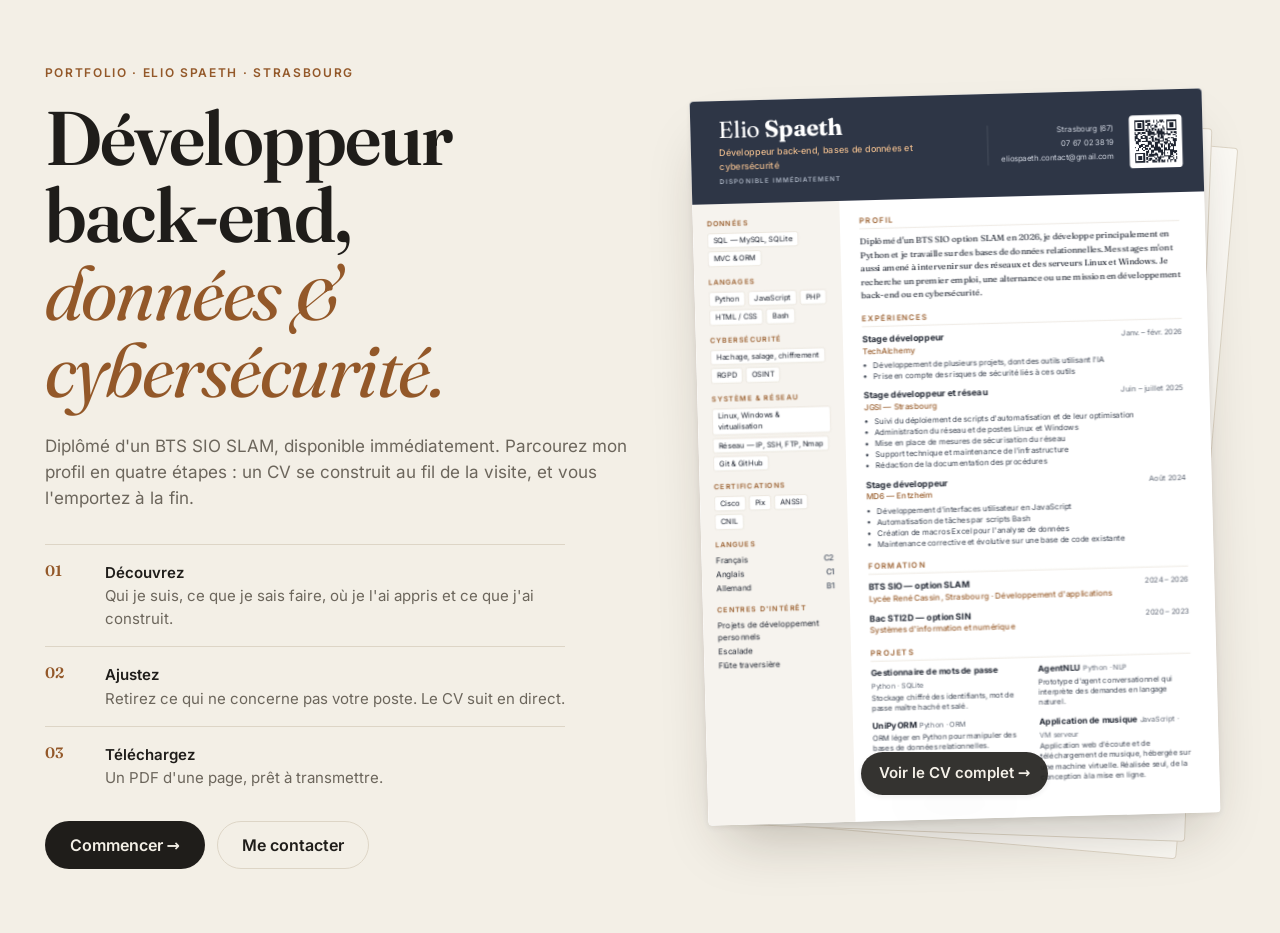
<file: index.html>
<!doctype html>
<html lang="fr">
<head>
  <meta charset="utf-8">
  <meta name="viewport" content="width=device-width, initial-scale=1">
  <!-- Politique de sécurité : seules les ressources du site lui-même sont autorisées -->
  <meta http-equiv="Content-Security-Policy" content="default-src 'self'; script-src 'self' 'sha256-WS6r8w5l3HqWRaeCh8+oOvE1fQtgR0yeRHkphbdbEY8='; style-src 'self'; img-src 'self' data:; font-src 'self'; connect-src 'none'; object-src 'none'; base-uri 'self'; form-action 'none'">
  <meta name="referrer" content="strict-origin-when-cross-origin">
  <!-- Le contenu reste caché jusqu'à ce que les polices soient prêtes (pas de saut au chargement) -->
  <script>document.documentElement.classList.add("chargement")</script>
  <title>Elio Spaeth — Back-end, données & cybersécurité</title>
  <meta name="description" content="Elio Spaeth, diplômé d'un BTS SIO SLAM à Strasbourg : développement back-end, bases de données et cybersécurité. Disponible immédiatement.">
  <!-- Aperçu du lien quand il est partagé (LinkedIn, Discord, messageries…) -->
  <meta property="og:type" content="website">
  <meta property="og:locale" content="fr_FR">
  <meta property="og:site_name" content="Portfolio — Elio Spaeth">
  <meta property="og:title" content="Elio Spaeth — Back-end, données & cybersécurité">
  <meta property="og:description" content="Elio Spaeth, diplômé d'un BTS SIO SLAM à Strasbourg : développement back-end, bases de données et cybersécurité. Disponible immédiatement.">
  <meta property="og:url" content="https://laarbre.github.io/Portfolio/">
  <meta property="og:image" content="https://laarbre.github.io/Portfolio/commun/og.png">
  <meta property="og:image:width" content="1200">
  <meta property="og:image:height" content="630">
  <meta property="og:image:alt" content="Elio Spaeth — développeur back-end, données et cybersécurité, à côté d'un aperçu de son CV">
  <meta name="twitter:card" content="summary_large_image">
  <link rel="canonical" href="https://laarbre.github.io/Portfolio/">
  <link rel="icon" href="commun/favicon.svg" type="image/svg+xml">
  <!-- Polices hébergées sur le site : les deux principales sont demandées tout de suite -->
  <link rel="preload" href="commun/polices/inter-normal-latin.woff2" as="font" type="font/woff2" crossorigin>
  <link rel="preload" href="commun/polices/fraunces-normal-latin.woff2" as="font" type="font/woff2" crossorigin>

  <!-- Commun -->
  <link rel="stylesheet" href="commun/css/base.css">
  <link rel="stylesheet" href="commun/css/contact.css">
  <link rel="stylesheet" href="commun/css/feuille-cv.css">
  <!-- Propre à la page (l'accueil reste à la racine pour GitHub Pages,
       son CSS et son JS sont dans le dossier accueil/) -->
  <link rel="stylesheet" href="accueil/accueil.css">

  <!-- Scripts : "defer" = téléchargés pendant la lecture de la page, exécutés dans l'ordre une fois le HTML prêt -->
  <!-- Contenu -->
  <script defer src="commun/data/profil.js"></script>
  <script defer src="commun/data/competences.js"></script>
  <script defer src="commun/data/parcours.js"></script>
  <script defer src="commun/data/projets.js"></script>
  <!-- Commun -->
  <!-- Bibliothèque (copie locale) : dessin du QR code du site -->
  <script defer src="commun/js/qrcode.min.js"></script>
  <script defer src="commun/js/etat.js"></script>
  <script defer src="commun/js/rendu-cv.js"></script>
  <script defer src="commun/js/contact.js"></script>
  <!-- Propre à la page -->
  <script defer src="accueil/accueil.js"></script>
</head>
<body data-etape="accueil" data-racine="./">

  <main class="intro">
    <div class="intro-text">
      <p class="kicker">Portfolio · Elio Spaeth · Strasbourg</p>
      <h1>Développeur <span class="nowrap">back-end,</span><br><em>données &amp; cybersécurité.</em></h1>
      <p class="lead">Diplômé d'un BTS SIO SLAM, disponible immédiatement. Parcourez mon profil en quatre étapes : un CV se construit au fil de la visite, et vous l'emportez à la fin.</p>
      <ol class="how">
        <li><span>01</span><div><strong>Découvrez</strong>Qui je suis, ce que je sais faire, où je l'ai appris et ce que j'ai construit.</div></li>
        <li><span>02</span><div><strong>Ajustez</strong>Retirez ce qui ne concerne pas votre poste. Le CV suit en direct.</div></li>
        <li><span>03</span><div><strong>Téléchargez</strong>Un PDF d'une page, prêt à transmettre.</div></li>
      </ol>
      <div class="intro-actions">
        <a class="btn btn-primary btn-lg" href="profil/index.html">Commencer <span aria-hidden="true">→</span></a>
        <button type="button" class="btn btn-ghost btn-lg" data-contact>Me contacter</button>
      </div>
    </div>

    <div class="intro-visual">
      <div class="paper paper-back" aria-hidden="true"></div>
      <div class="paper paper-mid" aria-hidden="true"></div>
      <div class="cv-frame js-preview intro-sheet" aria-hidden="true"></div>
      <!-- Tout le CV est cliquable : il mène à la page CV -->
      <a class="intro-visual-link" href="cv/index.html" aria-label="Voir le CV complet">
        <span>Voir le CV complet <span aria-hidden="true">→</span></span>
      </a>
    </div>
  </main>

  <noscript><p class="noscript">Ce site a besoin de JavaScript pour fonctionner.</p></noscript>

</body>
</html>
</file>
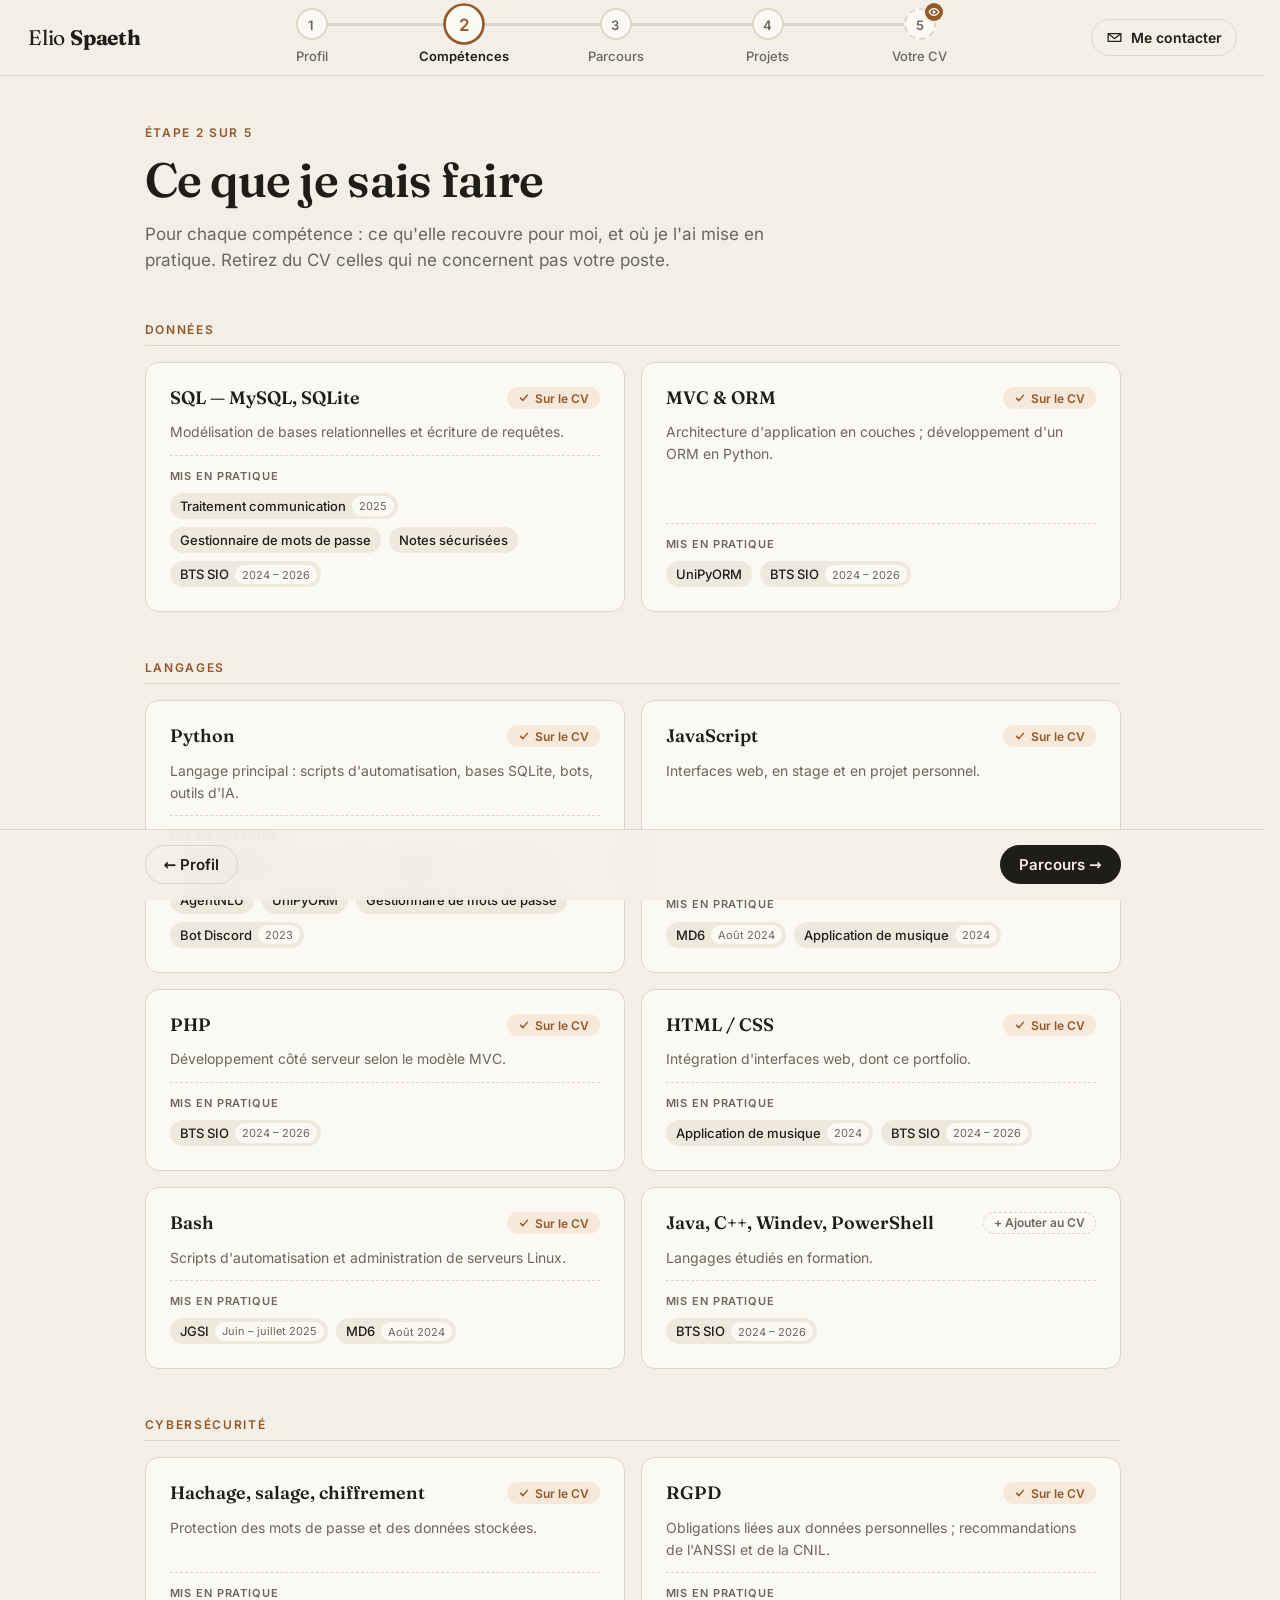
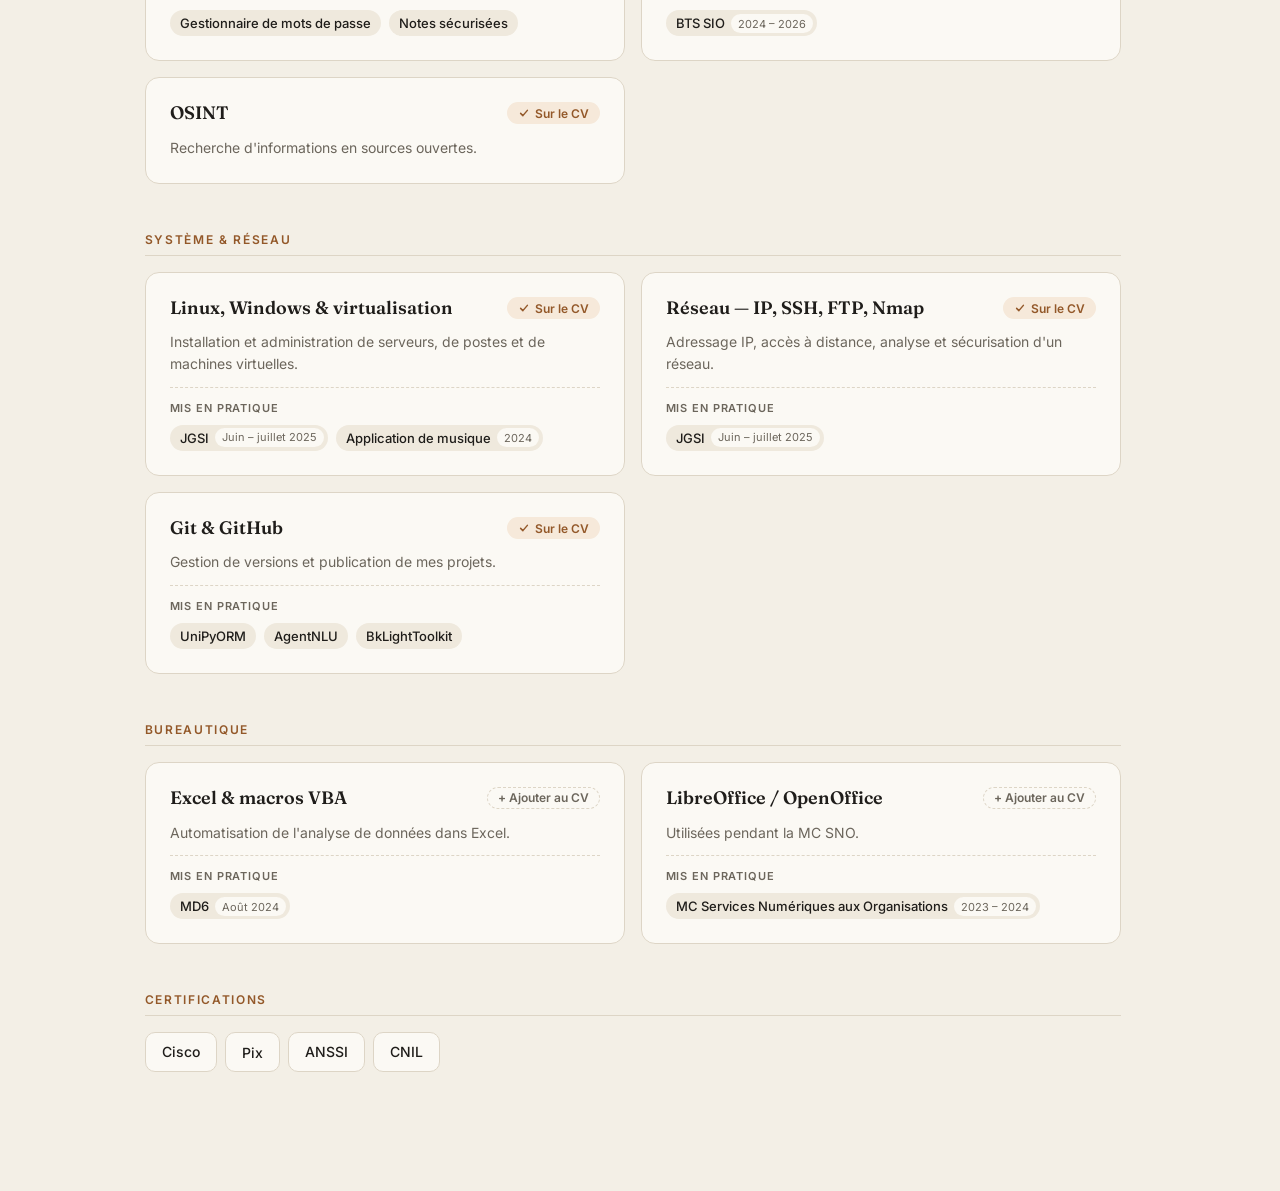
<file: competences/index.html>
<!doctype html>
<html lang="fr">
<head>
  <meta charset="utf-8">
  <meta name="viewport" content="width=device-width, initial-scale=1">
  <!-- Politique de sécurité : seules les ressources du site lui-même sont autorisées -->
  <meta http-equiv="Content-Security-Policy" content="default-src 'self'; script-src 'self' 'sha256-WS6r8w5l3HqWRaeCh8+oOvE1fQtgR0yeRHkphbdbEY8='; style-src 'self'; img-src 'self' data:; font-src 'self'; connect-src 'none'; object-src 'none'; base-uri 'self'; form-action 'none'">
  <meta name="referrer" content="strict-origin-when-cross-origin">
  <!-- Le contenu reste caché jusqu'à ce que les polices soient prêtes (pas de saut au chargement) -->
  <script>document.documentElement.classList.add("chargement")</script>
  <title>Compétences — Elio Spaeth</title>
  <link rel="icon" href="../commun/favicon.svg" type="image/svg+xml">
  <!-- Polices hébergées sur le site : les deux principales sont demandées tout de suite -->
  <link rel="preload" href="../commun/polices/inter-normal-latin.woff2" as="font" type="font/woff2" crossorigin>
  <link rel="preload" href="../commun/polices/fraunces-normal-latin.woff2" as="font" type="font/woff2" crossorigin>

  <!-- Commun -->
  <link rel="stylesheet" href="../commun/css/base.css">
  <link rel="stylesheet" href="../commun/css/contact.css">
  <link rel="stylesheet" href="../commun/css/barre-progression.css">
  <link rel="stylesheet" href="../commun/css/etape.css">
  <link rel="stylesheet" href="../commun/css/feuille-cv.css">
  <!-- Propre à la page -->
  <link rel="stylesheet" href="competences.css">

  <!-- Scripts : "defer" = téléchargés pendant la lecture de la page, exécutés dans l'ordre une fois le HTML prêt -->
  <!-- Contenu -->
  <script defer src="../commun/data/profil.js"></script>
  <script defer src="../commun/data/competences.js"></script>
  <script defer src="../commun/data/parcours.js"></script>
  <script defer src="../commun/data/projets.js"></script>
  <!-- Commun -->
  <!-- Bibliothèque (copie locale) : dessin du QR code du site -->
  <script defer src="../commun/js/qrcode.min.js"></script>
  <script defer src="../commun/js/etat.js"></script>
  <script defer src="../commun/js/rendu-cv.js"></script>
  <script defer src="../commun/js/contact.js"></script>
  <script defer src="../commun/js/barre-progression.js"></script>
  <script defer src="../commun/js/etape.js"></script>
  <!-- Propre à la page -->
  <script defer src="competences.js"></script>
</head>
<body data-etape="competences" data-racine="../">

  <header id="topbar"></header>

  <main class="page workspace">
    <div class="workspace-main">
      <header class="step-head">
        <p class="kicker">Étape 2 sur 5</p>
        <h1>Ce que je sais faire</h1>
        <p class="lead">Pour chaque compétence : ce qu'elle recouvre pour moi, et où je l'ai mise en pratique. Retirez du CV celles qui ne concernent pas votre poste.</p>
      </header>

      <div id="contenu-etape"></div>

      <nav class="step-nav" aria-label="Navigation entre étapes">
        <a class="btn btn-ghost" href="../profil/index.html">← Profil</a>
        <a class="btn btn-primary" href="../parcours/index.html">Parcours →</a>
      </nav>
    </div>
  </main>

  <noscript><p class="noscript">Ce site a besoin de JavaScript pour fonctionner.</p></noscript>

</body>
</html>
</file>
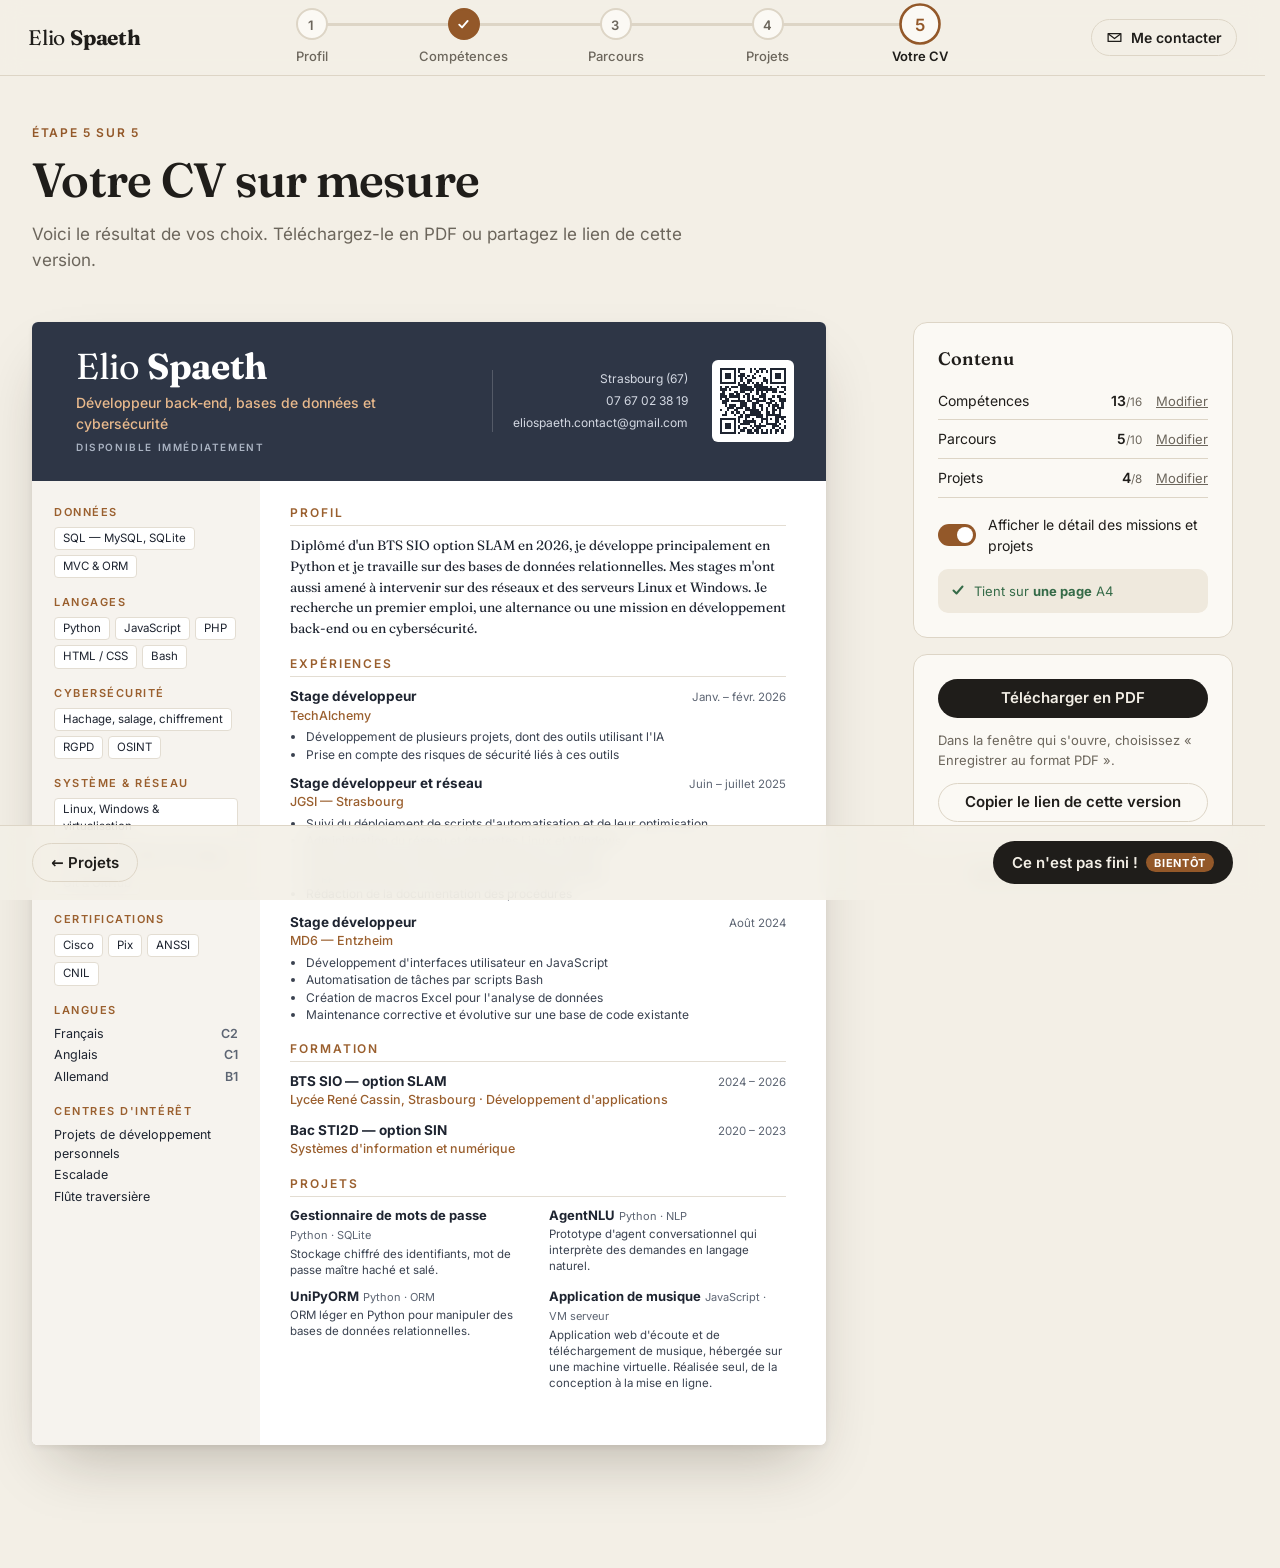
<file: cv/index.html>
<!doctype html>
<html lang="fr">
<head>
  <meta charset="utf-8">
  <meta name="viewport" content="width=device-width, initial-scale=1">
  <!-- Politique de sécurité : seules les ressources du site lui-même sont autorisées -->
  <meta http-equiv="Content-Security-Policy" content="default-src 'self'; script-src 'self' 'sha256-WS6r8w5l3HqWRaeCh8+oOvE1fQtgR0yeRHkphbdbEY8='; style-src 'self'; img-src 'self' data:; font-src 'self'; connect-src 'none'; object-src 'none'; base-uri 'self'; form-action 'none'">
  <meta name="referrer" content="strict-origin-when-cross-origin">
  <!-- Le contenu reste caché jusqu'à ce que les polices soient prêtes (pas de saut au chargement) -->
  <script>document.documentElement.classList.add("chargement")</script>
  <title>Votre CV — Elio Spaeth</title>
  <link rel="icon" href="../commun/favicon.svg" type="image/svg+xml">
  <!-- Polices hébergées sur le site : les deux principales sont demandées tout de suite -->
  <link rel="preload" href="../commun/polices/inter-normal-latin.woff2" as="font" type="font/woff2" crossorigin>
  <link rel="preload" href="../commun/polices/fraunces-normal-latin.woff2" as="font" type="font/woff2" crossorigin>

  <!-- Commun -->
  <link rel="stylesheet" href="../commun/css/base.css">
  <link rel="stylesheet" href="../commun/css/contact.css">
  <link rel="stylesheet" href="../commun/css/barre-progression.css">
  <link rel="stylesheet" href="../commun/css/feuille-cv.css">
  <!-- Propre à la page -->
  <link rel="stylesheet" href="cv.css">

  <!-- Scripts : "defer" = téléchargés pendant la lecture de la page, exécutés dans l'ordre une fois le HTML prêt -->
  <!-- Contenu -->
  <script defer src="../commun/data/profil.js"></script>
  <script defer src="../commun/data/competences.js"></script>
  <script defer src="../commun/data/parcours.js"></script>
  <script defer src="../commun/data/projets.js"></script>
  <!-- Commun -->
  <!-- Bibliothèque (copie locale) : dessin du QR code du site -->
  <script defer src="../commun/js/qrcode.min.js"></script>
  <script defer src="../commun/js/etat.js"></script>
  <script defer src="../commun/js/rendu-cv.js"></script>
  <script defer src="../commun/js/contact.js"></script>
  <script defer src="../commun/js/barre-progression.js"></script>
  <!-- Propre à la page -->
  <script defer src="cv.js"></script>
</head>
<body data-etape="cv" data-racine="../">

  <header id="topbar"></header>

  <main class="page">
    <header class="step-head">
      <p class="kicker">Étape 5 sur 5</p>
      <h1>Votre CV sur mesure</h1>
      <p class="lead">Voici le résultat de vos choix. Téléchargez-le en PDF ou partagez le lien de cette version.</p>
    </header>

    <div class="final">
      <div class="final-stage"><div class="cv-frame js-preview"></div></div>

      <aside class="final-panel">
        <div class="panel-card">
          <h2>Contenu</h2>
          <ul class="summary" id="resume-selection"></ul>
          <label class="switch">
            <input type="checkbox" id="toggle-details">
            <span class="switch-ui" aria-hidden="true"></span>
            <span>Afficher le détail des missions et projets</span>
          </label>
          <div id="page-info" class="page-info" role="status"></div>
        </div>

        <div class="panel-card">
          <button type="button" class="btn btn-primary btn-block" id="btn-print">Télécharger en PDF</button>
          <p class="hint">Dans la fenêtre qui s'ouvre, choisissez « Enregistrer au format PDF ».</p>
          <button type="button" class="btn btn-ghost btn-block" id="btn-share">Copier le lien de cette version</button>
          <p class="hint" id="share-feedback" role="status"></p>
        </div>

        <div class="panel-links">
          <button type="button" class="link-btn" id="btn-reset">Revenir à la sélection par défaut</button>
        </div>
      </aside>
    </div>

    <nav class="step-nav" aria-label="Navigation entre étapes">
      <a class="btn btn-ghost" href="../projets/index.html">← Projets</a>
      <!-- Suite du site (fiches de travail) : pas encore en ligne -->
      <div class="suite">
        <button type="button" class="btn btn-primary btn-suite" id="btn-suite" aria-expanded="false" aria-controls="suite-message">
          Ce n'est pas fini ! <span class="badge-bientot">Bientôt</span>
        </button>
        <p class="suite-message" id="suite-message" hidden>
          Il y a une suite après le CV. Elle est en construction, revenez bientôt.
        </p>
      </div>
    </nav>
  </main>

  <noscript><p class="noscript">Ce site a besoin de JavaScript pour fonctionner.</p></noscript>

</body>
</html>
</file>
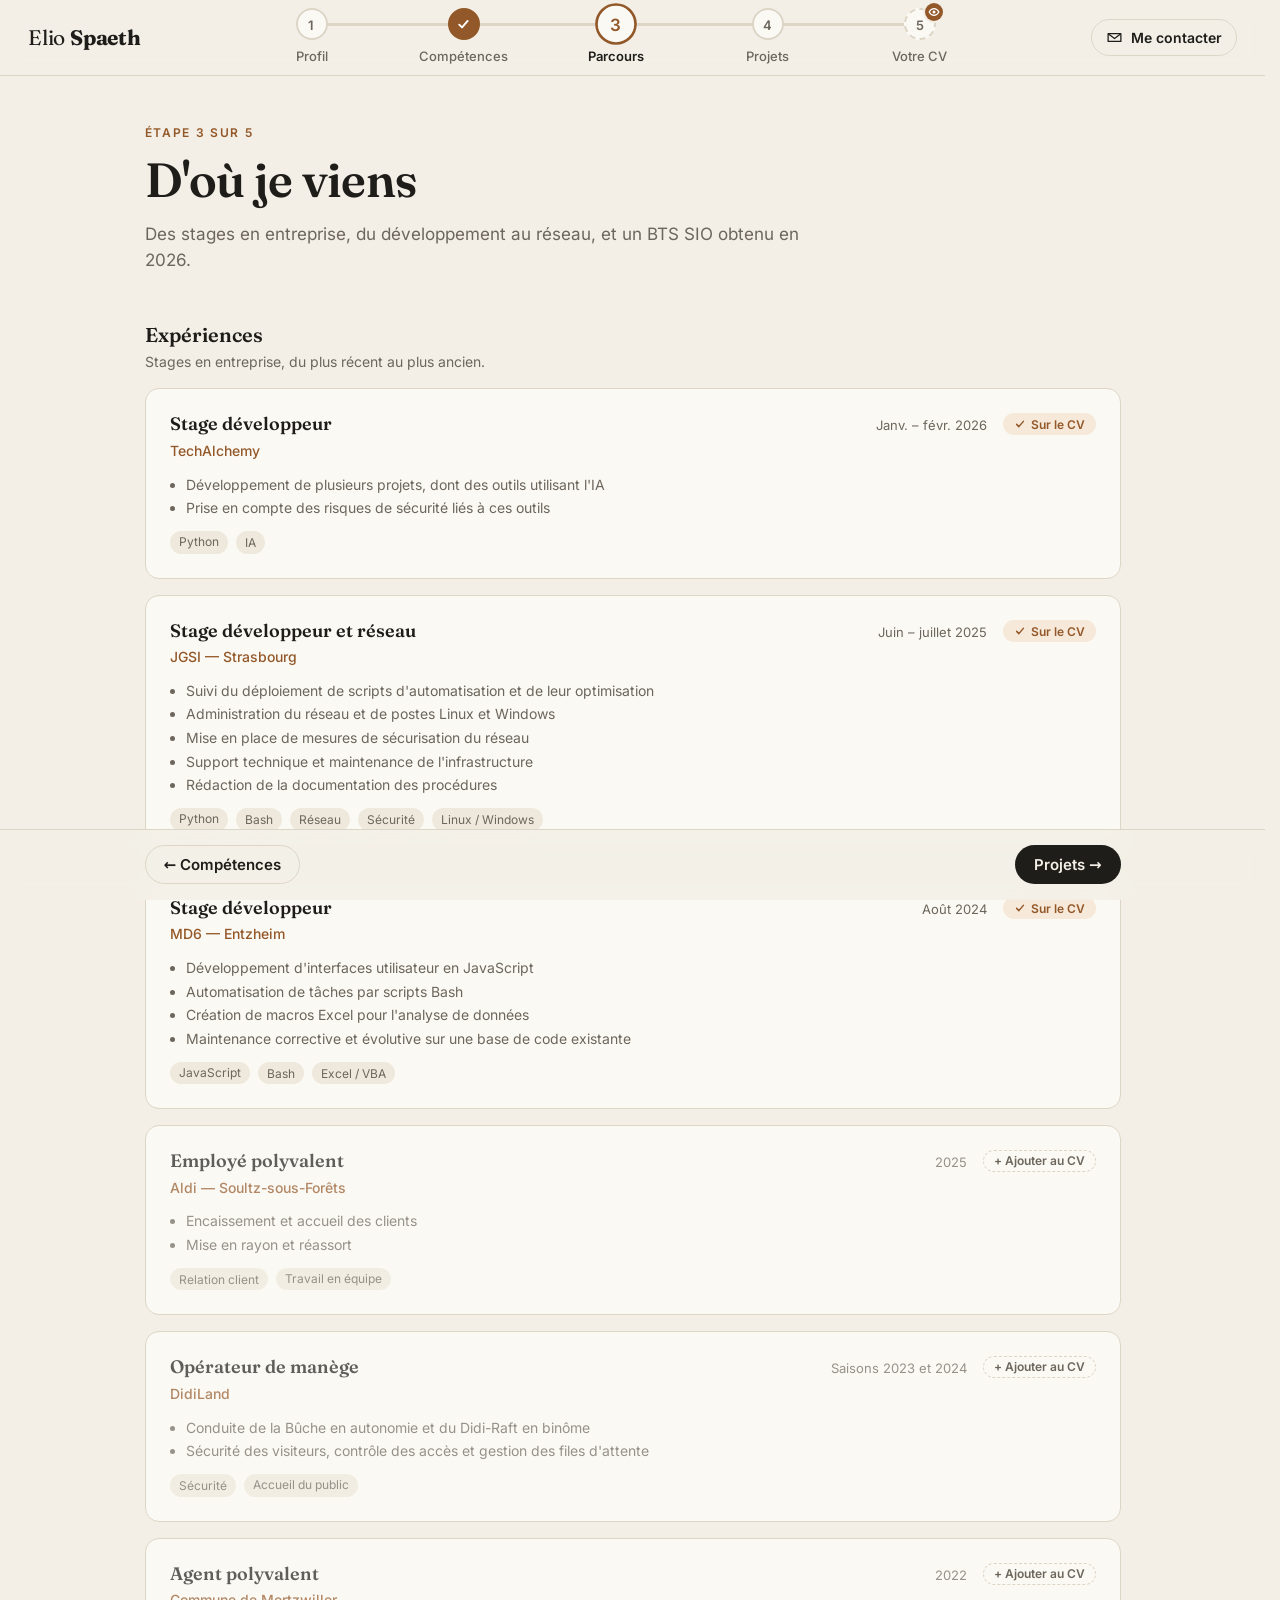
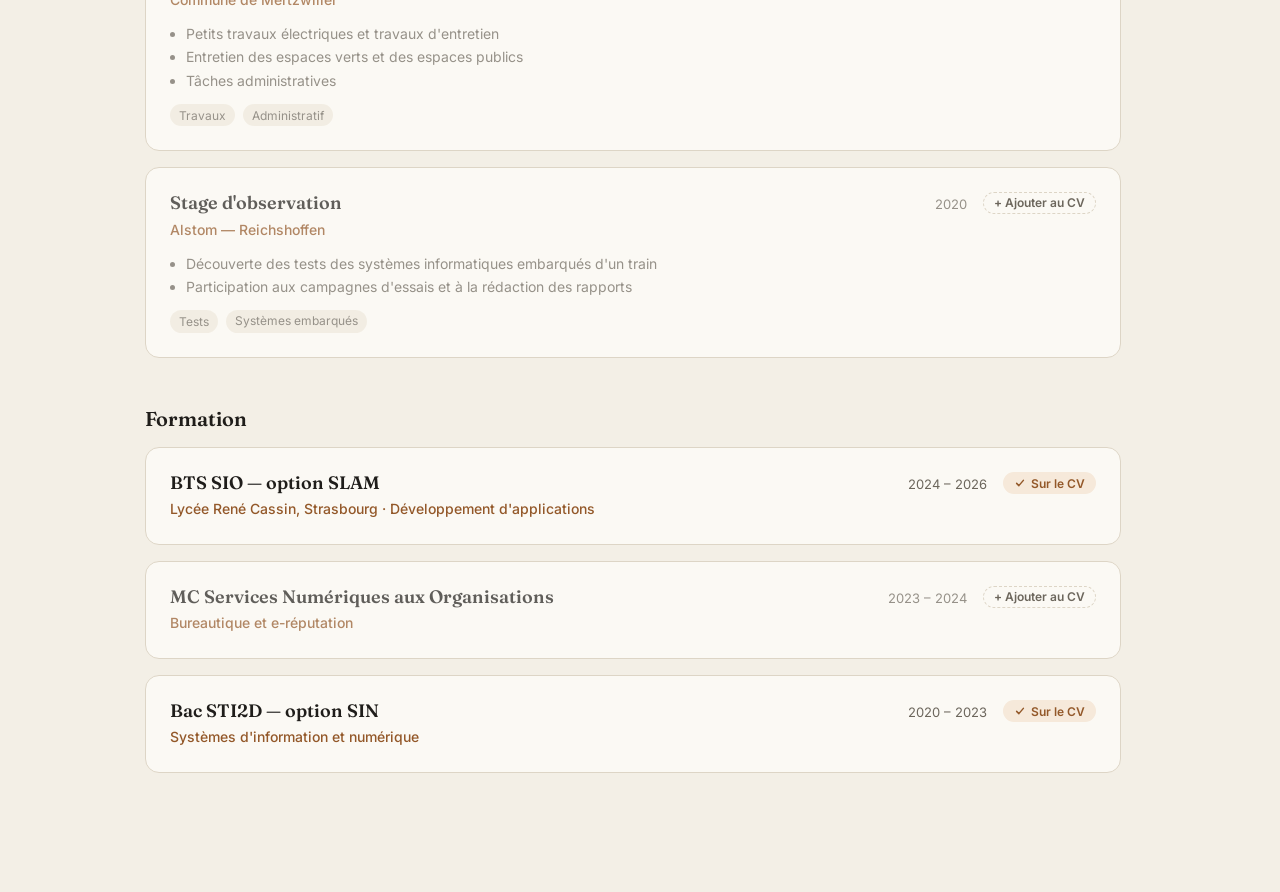
<file: parcours/index.html>
<!doctype html>
<html lang="fr">
<head>
  <meta charset="utf-8">
  <meta name="viewport" content="width=device-width, initial-scale=1">
  <!-- Politique de sécurité : seules les ressources du site lui-même sont autorisées -->
  <meta http-equiv="Content-Security-Policy" content="default-src 'self'; script-src 'self' 'sha256-WS6r8w5l3HqWRaeCh8+oOvE1fQtgR0yeRHkphbdbEY8='; style-src 'self'; img-src 'self' data:; font-src 'self'; connect-src 'none'; object-src 'none'; base-uri 'self'; form-action 'none'">
  <meta name="referrer" content="strict-origin-when-cross-origin">
  <!-- Le contenu reste caché jusqu'à ce que les polices soient prêtes (pas de saut au chargement) -->
  <script>document.documentElement.classList.add("chargement")</script>
  <title>Parcours — Elio Spaeth</title>
  <link rel="icon" href="../commun/favicon.svg" type="image/svg+xml">
  <!-- Polices hébergées sur le site : les deux principales sont demandées tout de suite -->
  <link rel="preload" href="../commun/polices/inter-normal-latin.woff2" as="font" type="font/woff2" crossorigin>
  <link rel="preload" href="../commun/polices/fraunces-normal-latin.woff2" as="font" type="font/woff2" crossorigin>

  <!-- Commun -->
  <link rel="stylesheet" href="../commun/css/base.css">
  <link rel="stylesheet" href="../commun/css/contact.css">
  <link rel="stylesheet" href="../commun/css/barre-progression.css">
  <link rel="stylesheet" href="../commun/css/etape.css">
  <link rel="stylesheet" href="../commun/css/feuille-cv.css">
  <!-- Propre à la page -->
  <link rel="stylesheet" href="parcours.css">

  <!-- Scripts : "defer" = téléchargés pendant la lecture de la page, exécutés dans l'ordre une fois le HTML prêt -->
  <!-- Contenu -->
  <script defer src="../commun/data/profil.js"></script>
  <script defer src="../commun/data/competences.js"></script>
  <script defer src="../commun/data/parcours.js"></script>
  <script defer src="../commun/data/projets.js"></script>
  <!-- Commun -->
  <!-- Bibliothèque (copie locale) : dessin du QR code du site -->
  <script defer src="../commun/js/qrcode.min.js"></script>
  <script defer src="../commun/js/etat.js"></script>
  <script defer src="../commun/js/rendu-cv.js"></script>
  <script defer src="../commun/js/contact.js"></script>
  <script defer src="../commun/js/barre-progression.js"></script>
  <script defer src="../commun/js/etape.js"></script>
  <!-- Propre à la page -->
  <script defer src="parcours.js"></script>
</head>
<body data-etape="parcours" data-racine="../">

  <header id="topbar"></header>

  <main class="page workspace">
    <div class="workspace-main">
      <header class="step-head">
        <p class="kicker">Étape 3 sur 5</p>
        <h1>D'où je viens</h1>
        <p class="lead">Des stages en entreprise, du développement au réseau, et un BTS SIO obtenu en 2026.</p>
      </header>

      <div id="contenu-etape"></div>

      <nav class="step-nav" aria-label="Navigation entre étapes">
        <a class="btn btn-ghost" href="../competences/index.html">← Compétences</a>
        <a class="btn btn-primary" href="../projets/index.html">Projets →</a>
      </nav>
    </div>
  </main>

  <noscript><p class="noscript">Ce site a besoin de JavaScript pour fonctionner.</p></noscript>

</body>
</html>
</file>
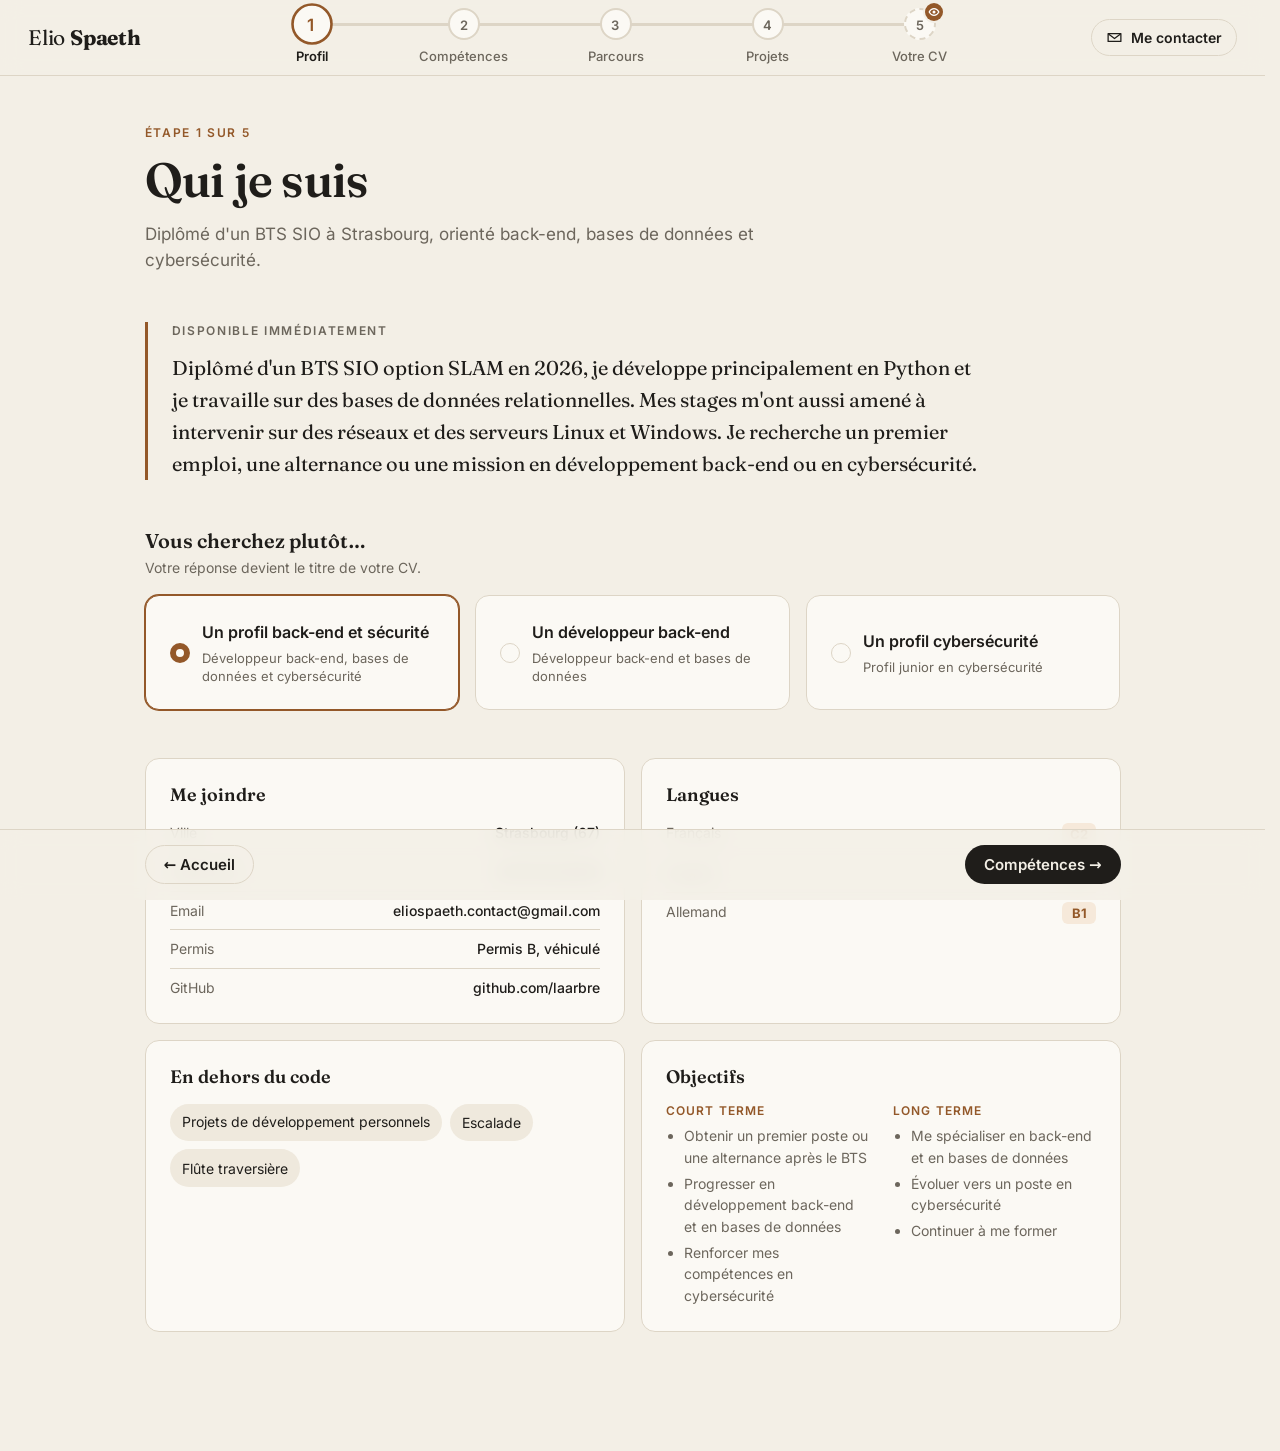
<file: profil/index.html>
<!doctype html>
<html lang="fr">
<head>
  <meta charset="utf-8">
  <meta name="viewport" content="width=device-width, initial-scale=1">
  <!-- Politique de sécurité : seules les ressources du site lui-même sont autorisées -->
  <meta http-equiv="Content-Security-Policy" content="default-src 'self'; script-src 'self' 'sha256-WS6r8w5l3HqWRaeCh8+oOvE1fQtgR0yeRHkphbdbEY8='; style-src 'self'; img-src 'self' data:; font-src 'self'; connect-src 'none'; object-src 'none'; base-uri 'self'; form-action 'none'">
  <meta name="referrer" content="strict-origin-when-cross-origin">
  <!-- Le contenu reste caché jusqu'à ce que les polices soient prêtes (pas de saut au chargement) -->
  <script>document.documentElement.classList.add("chargement")</script>
  <title>Profil — Elio Spaeth</title>
  <link rel="icon" href="../commun/favicon.svg" type="image/svg+xml">
  <!-- Polices hébergées sur le site : les deux principales sont demandées tout de suite -->
  <link rel="preload" href="../commun/polices/inter-normal-latin.woff2" as="font" type="font/woff2" crossorigin>
  <link rel="preload" href="../commun/polices/fraunces-normal-latin.woff2" as="font" type="font/woff2" crossorigin>

  <!-- Commun -->
  <link rel="stylesheet" href="../commun/css/base.css">
  <link rel="stylesheet" href="../commun/css/contact.css">
  <link rel="stylesheet" href="../commun/css/barre-progression.css">
  <link rel="stylesheet" href="../commun/css/etape.css">
  <link rel="stylesheet" href="../commun/css/feuille-cv.css">
  <!-- Propre à la page -->
  <link rel="stylesheet" href="profil.css">

  <!-- Scripts : "defer" = téléchargés pendant la lecture de la page, exécutés dans l'ordre une fois le HTML prêt -->
  <!-- Contenu -->
  <script defer src="../commun/data/profil.js"></script>
  <script defer src="../commun/data/competences.js"></script>
  <script defer src="../commun/data/parcours.js"></script>
  <script defer src="../commun/data/projets.js"></script>
  <!-- Commun -->
  <!-- Bibliothèque (copie locale) : dessin du QR code du site -->
  <script defer src="../commun/js/qrcode.min.js"></script>
  <script defer src="../commun/js/etat.js"></script>
  <script defer src="../commun/js/rendu-cv.js"></script>
  <script defer src="../commun/js/contact.js"></script>
  <script defer src="../commun/js/barre-progression.js"></script>
  <script defer src="../commun/js/etape.js"></script>
  <!-- Propre à la page -->
  <script defer src="profil.js"></script>
</head>
<body data-etape="profil" data-racine="../">

  <header id="topbar"></header>

  <main class="page workspace">
    <div class="workspace-main">
      <header class="step-head">
        <p class="kicker">Étape 1 sur 5</p>
        <h1>Qui je suis</h1>
        <p class="lead">Diplômé d'un BTS SIO à Strasbourg, orienté back-end, bases de données et cybersécurité.</p>
      </header>

      <div id="contenu-etape"></div>

      <nav class="step-nav" aria-label="Navigation entre étapes">
        <a class="btn btn-ghost" href="../index.html">← Accueil</a>
        <a class="btn btn-primary" href="../competences/index.html">Compétences →</a>
      </nav>
    </div>
  </main>

  <noscript><p class="noscript">Ce site a besoin de JavaScript pour fonctionner.</p></noscript>

</body>
</html>
</file>
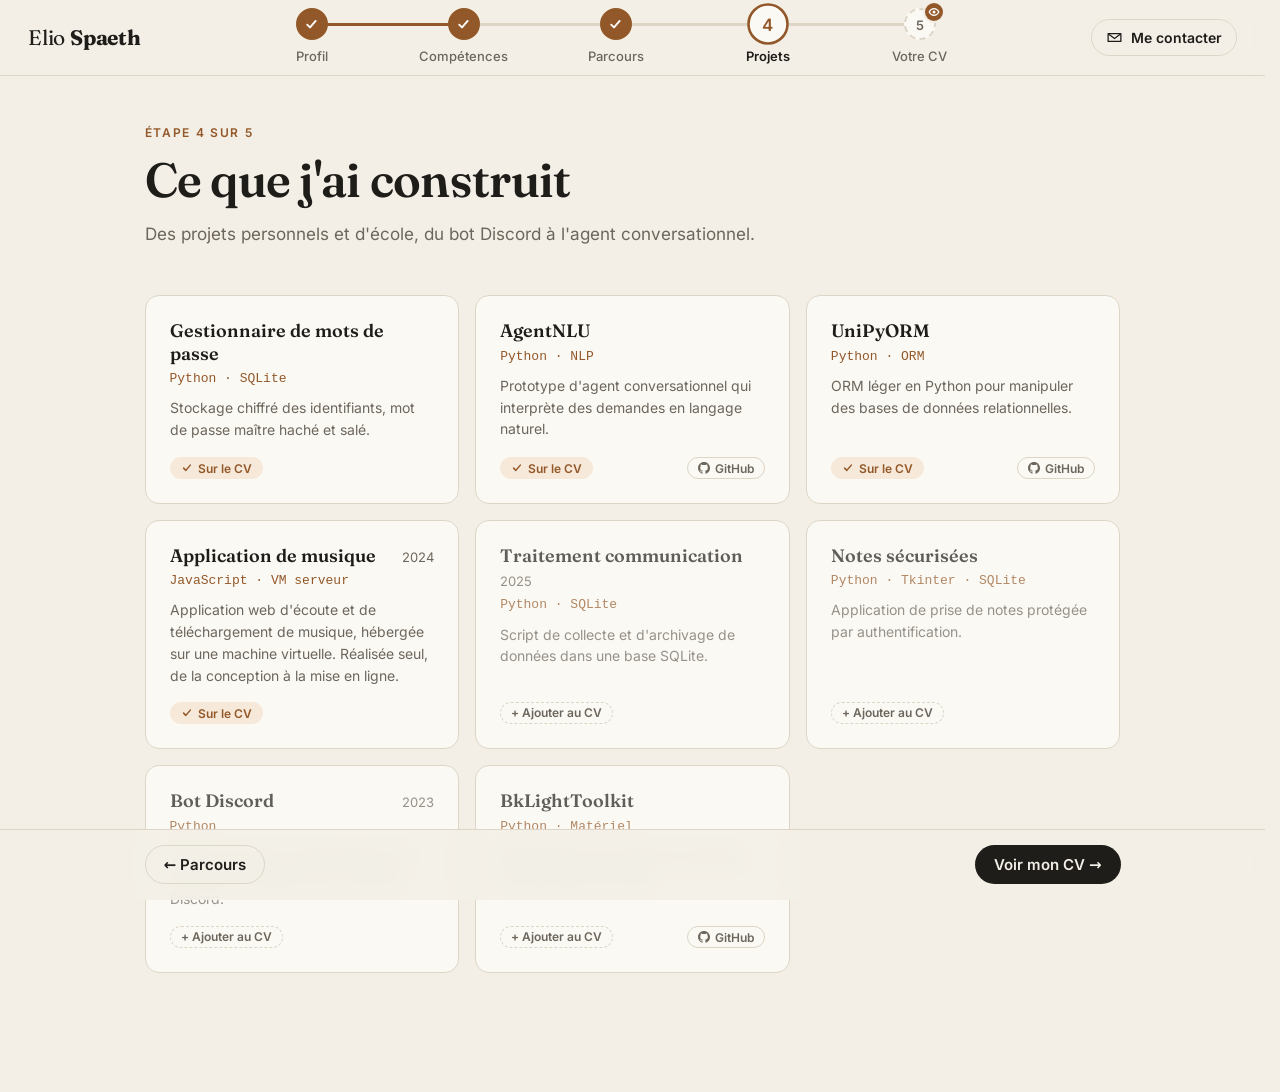
<file: projets/index.html>
<!doctype html>
<html lang="fr">
<head>
  <meta charset="utf-8">
  <meta name="viewport" content="width=device-width, initial-scale=1">
  <!-- Politique de sécurité : seules les ressources du site lui-même sont autorisées -->
  <meta http-equiv="Content-Security-Policy" content="default-src 'self'; script-src 'self' 'sha256-WS6r8w5l3HqWRaeCh8+oOvE1fQtgR0yeRHkphbdbEY8='; style-src 'self'; img-src 'self' data:; font-src 'self'; connect-src 'none'; object-src 'none'; base-uri 'self'; form-action 'none'">
  <meta name="referrer" content="strict-origin-when-cross-origin">
  <!-- Le contenu reste caché jusqu'à ce que les polices soient prêtes (pas de saut au chargement) -->
  <script>document.documentElement.classList.add("chargement")</script>
  <title>Projets — Elio Spaeth</title>
  <link rel="icon" href="../commun/favicon.svg" type="image/svg+xml">
  <!-- Polices hébergées sur le site : les deux principales sont demandées tout de suite -->
  <link rel="preload" href="../commun/polices/inter-normal-latin.woff2" as="font" type="font/woff2" crossorigin>
  <link rel="preload" href="../commun/polices/fraunces-normal-latin.woff2" as="font" type="font/woff2" crossorigin>

  <!-- Commun -->
  <link rel="stylesheet" href="../commun/css/base.css">
  <link rel="stylesheet" href="../commun/css/contact.css">
  <link rel="stylesheet" href="../commun/css/barre-progression.css">
  <link rel="stylesheet" href="../commun/css/etape.css">
  <link rel="stylesheet" href="../commun/css/feuille-cv.css">
  <!-- Propre à la page -->
  <link rel="stylesheet" href="projets.css">

  <!-- Scripts : "defer" = téléchargés pendant la lecture de la page, exécutés dans l'ordre une fois le HTML prêt -->
  <!-- Contenu -->
  <script defer src="../commun/data/profil.js"></script>
  <script defer src="../commun/data/competences.js"></script>
  <script defer src="../commun/data/parcours.js"></script>
  <script defer src="../commun/data/projets.js"></script>
  <!-- Commun -->
  <!-- Bibliothèque (copie locale) : dessin du QR code du site -->
  <script defer src="../commun/js/qrcode.min.js"></script>
  <script defer src="../commun/js/etat.js"></script>
  <script defer src="../commun/js/rendu-cv.js"></script>
  <script defer src="../commun/js/contact.js"></script>
  <script defer src="../commun/js/barre-progression.js"></script>
  <script defer src="../commun/js/etape.js"></script>
  <!-- Propre à la page -->
  <script defer src="projets.js"></script>
</head>
<body data-etape="projets" data-racine="../">

  <header id="topbar"></header>

  <main class="page workspace">
    <div class="workspace-main">
      <header class="step-head">
        <p class="kicker">Étape 4 sur 5</p>
        <h1>Ce que j'ai construit</h1>
        <p class="lead">Des projets personnels et d'école, du bot Discord à l'agent conversationnel.</p>
      </header>

      <div id="contenu-etape"></div>

      <nav class="step-nav" aria-label="Navigation entre étapes">
        <a class="btn btn-ghost" href="../parcours/index.html">← Parcours</a>
        <a class="btn btn-primary" href="../cv/index.html">Voir mon CV →</a>
      </nav>
    </div>
  </main>

  <noscript><p class="noscript">Ce site a besoin de JavaScript pour fonctionner.</p></noscript>

</body>
</html>
</file>
<file: commun/css/base.css>
/* =========================================================
   POLICES (hébergées sur le site, plus d'appel à Google Fonts)
   Fraunces et Inter, licence SIL Open Font License.
   "swap" : le texte s'affiche tout de suite avec la police de
   secours, puis la vraie police la remplace dès qu'elle arrive.
   ========================================================= */
@font-face {
  font-family: "Fraunces"; font-style: italic; font-weight: 400; font-display: swap;
  src: url("../polices/fraunces-italique-latin-ext.woff2") format("woff2");
  unicode-range: U+0100-02BA, U+02BD-02C5, U+02C7-02CC, U+02CE-02D7, U+02DD-02FF, U+0304, U+0308, U+0329, U+1D00-1DBF, U+1E00-1E9F, U+1EF2-1EFF, U+2020, U+20A0-20AB, U+20AD-20C4, U+2113, U+2C60-2C7F, U+A720-A7FF;
}
@font-face {
  font-family: "Fraunces"; font-style: italic; font-weight: 400; font-display: swap;
  src: url("../polices/fraunces-italique-latin.woff2") format("woff2");
  unicode-range: U+0000-00FF, U+0131, U+0152-0153, U+02BB-02BC, U+02C6, U+02DA, U+02DC, U+0304, U+0308, U+0329, U+2000-206F, U+20AC, U+2122, U+2191, U+2193, U+2212, U+2215, U+FEFF, U+FFFD;
}
@font-face {
  font-family: "Fraunces"; font-style: normal; font-weight: 400 700; font-display: swap;
  src: url("../polices/fraunces-normal-latin-ext.woff2") format("woff2");
  unicode-range: U+0100-02BA, U+02BD-02C5, U+02C7-02CC, U+02CE-02D7, U+02DD-02FF, U+0304, U+0308, U+0329, U+1D00-1DBF, U+1E00-1E9F, U+1EF2-1EFF, U+2020, U+20A0-20AB, U+20AD-20C4, U+2113, U+2C60-2C7F, U+A720-A7FF;
}
@font-face {
  font-family: "Fraunces"; font-style: normal; font-weight: 400 700; font-display: swap;
  src: url("../polices/fraunces-normal-latin.woff2") format("woff2");
  unicode-range: U+0000-00FF, U+0131, U+0152-0153, U+02BB-02BC, U+02C6, U+02DA, U+02DC, U+0304, U+0308, U+0329, U+2000-206F, U+20AC, U+2122, U+2191, U+2193, U+2212, U+2215, U+FEFF, U+FFFD;
}
@font-face {
  font-family: "Inter"; font-style: normal; font-weight: 400 700; font-display: swap;
  src: url("../polices/inter-normal-latin-ext.woff2") format("woff2");
  unicode-range: U+0100-02BA, U+02BD-02C5, U+02C7-02CC, U+02CE-02D7, U+02DD-02FF, U+0304, U+0308, U+0329, U+1D00-1DBF, U+1E00-1E9F, U+1EF2-1EFF, U+2020, U+20A0-20AB, U+20AD-20C4, U+2113, U+2C60-2C7F, U+A720-A7FF;
}
@font-face {
  font-family: "Inter"; font-style: normal; font-weight: 400 700; font-display: swap;
  src: url("../polices/inter-normal-latin.woff2") format("woff2");
  unicode-range: U+0000-00FF, U+0131, U+0152-0153, U+02BB-02BC, U+02C6, U+02DA, U+02DC, U+0304, U+0308, U+0329, U+2000-206F, U+20AC, U+2122, U+2191, U+2193, U+2212, U+2215, U+FEFF, U+FFFD;
}

/* Polices de secours recalées sur les métriques des vraies :
   le remplacement ne fait presque pas bouger la mise en page */
@font-face {
  font-family: "Inter Secours"; src: local("Arial"), local("Helvetica");
  size-adjust: 105%; ascent-override: 92.3%; descent-override: 23%; line-gap-override: 0%;
}
@font-face {
  font-family: "Fraunces Secours"; src: local("Georgia"), local("Times New Roman");
  size-adjust: 92%; ascent-override: 106.5%; descent-override: 28.3%; line-gap-override: 0%;
}

/* =========================================================
   BASE COMMUNE : couleurs, typographie, boutons
   ========================================================= */

:root {
  --bg: #f3efe6;
  --surface: #fbf9f4;
  --surface-2: #efe9dd;
  --ink: #1f1d1a;
  --muted: #6c665c;
  --line: #ddd5c6;
  --accent: #935829;
  --accent-soft: #f6e9da;
  --accent-ink: #ffffff;
  --slate: #2e3646;
  --ok: #356b48;
  --warn: #95561a;
  --shadow: 0 1px 2px rgba(40, 30, 15, .06), 0 8px 24px rgba(40, 30, 15, .08);
  --shadow-lg: 0 2px 6px rgba(40, 30, 15, .08), 0 30px 60px -20px rgba(40, 30, 15, .28);
  --radius: 14px;
  --font: "Inter", "Inter Secours", system-ui, -apple-system, "Segoe UI", sans-serif;
  --serif: "Fraunces", "Fraunces Secours", Georgia, "Times New Roman", serif;
  --topbar-h: 76px;
  /* Échelle d'espacements : toujours utiliser ces valeurs */
  --e-1: 4px;
  --e-2: 8px;
  --e-3: 12px;
  --e-4: 16px;
  --e-5: 24px;
  --e-6: 32px;
  --e-7: 48px;
  --e-8: 64px;
  color-scheme: light;
}

@media (prefers-color-scheme: dark) {
  :root:not([data-theme="light"]) {
    --bg: #15171c;
    --surface: #1d2027;
    --surface-2: #252932;
    --ink: #ece7de;
    --muted: #a19b90;
    --line: #333844;
    --accent: #dd9a5d;
    --accent-soft: #3a2c1f;
    --accent-ink: #1a140e;
    --slate: #c9d2e3;
    --ok: #79c495;
    --warn: #e0a15c;
    --shadow: 0 1px 2px rgba(0, 0, 0, .3), 0 8px 24px rgba(0, 0, 0, .25);
    --shadow-lg: 0 2px 6px rgba(0, 0, 0, .3), 0 30px 60px -20px rgba(0, 0, 0, .6);
    color-scheme: dark;
  }
}
:root[data-theme="dark"] {
  --bg: #15171c; --surface: #1d2027; --surface-2: #252932; --ink: #ece7de; --muted: #a19b90;
  --line: #333844; --accent: #dd9a5d; --accent-soft: #3a2c1f; --accent-ink: #1a140e; --slate: #c9d2e3;
  --ok: #79c495; --warn: #e0a15c; color-scheme: dark;
}

*, *::before, *::after { box-sizing: border-box; }
/* "clip" coupe ce qui dépasse sur les côtés sans empêcher les éléments collants (sticky) */
html {
  -webkit-text-size-adjust: 100%; overflow-x: clip;
  /* La place de la barre de défilement est toujours réservée :
     rien ne se décale quand la page devient assez longue pour défiler */
  scrollbar-gutter: stable;
}
body {
  margin: 0;
  background: var(--bg);
  color: var(--ink);
  font: 16px/1.55 var(--font);
  -webkit-font-smoothing: antialiased;
  overflow-x: clip;
}
a { color: inherit; }
h1, h2, h3 { margin: 0; line-height: 1.15; }
p { margin: 0; }
.noscript { padding: 24px; text-align: center; }

/* ---------- Boutons ---------- */
.btn {
  display: inline-flex; align-items: center; justify-content: center; gap: 8px;
  padding: 11px 18px; border-radius: 999px; border: 1px solid transparent;
  font: 600 15px/1 var(--font); text-decoration: none; cursor: pointer;
  transition: transform .15s ease, background .15s ease, border-color .15s ease, color .15s ease;
}
.btn:active { transform: translateY(1px); }
.btn:focus-visible, .link-btn:focus-visible, a:focus-visible {
  outline: 2px solid var(--accent); outline-offset: 3px;
}
.btn-primary { background: var(--ink); color: var(--bg); }
.btn-primary:hover { background: var(--accent); color: var(--accent-ink); }
.btn-ghost { background: transparent; color: var(--ink); border-color: var(--line); }
.btn-ghost:hover { border-color: var(--accent); color: var(--accent); }
.btn-sm { padding: 7px 12px; font-size: 13px; }
.btn-lg { padding: 15px 24px; font-size: 16px; }
.btn-block { width: 100%; }
.link-btn { background: none; border: 0; padding: 0; color: var(--muted); font: inherit; text-decoration: underline; cursor: pointer; }
.link-btn:hover { color: var(--ink); }

/* Centrage optique (voir CV.optique dans etat.js) */
.optique { display: inline-block; line-height: 1; }
.optique.optique-multi { line-height: inherit; }

/* ---------- Textes ---------- */
.kicker {
  font-size: 12px; font-weight: 600; letter-spacing: .14em; text-transform: uppercase; color: var(--accent);
}
.lead { color: var(--muted); font-size: 17px; max-width: 60ch; }

/* ---------- Mise en page des pages ---------- */
.page { max-width: 1320px; margin: 0 auto; padding: var(--e-7) var(--e-6) var(--e-8); }
.step-head { margin-bottom: var(--e-7); }
.step-head h1 { font: 600 clamp(32px, 4vw, 48px)/1.05 var(--serif); letter-spacing: -.015em; margin: var(--e-3) 0 var(--e-4); }
/* Précédent / Suivant : toujours visibles, collés en bas de l'écran */
.step-nav {
  position: sticky; bottom: 0; z-index: 15;
  display: flex; justify-content: space-between; align-items: center; gap: var(--e-3);
  margin-top: var(--e-7);
  padding: var(--e-4) 0 max(var(--e-4), env(safe-area-inset-bottom));
}
/* Fond flouté sur toute la largeur de l'écran (pas seulement la colonne) */
.step-nav::before {
  content: ""; position: absolute; inset: 0 -100vmax; z-index: -1;
  background: color-mix(in srgb, var(--bg) 88%, transparent);
  backdrop-filter: blur(10px); -webkit-backdrop-filter: blur(10px);
  border-top: 1px solid var(--line);
}
/* La barre est le dernier élément : pas de marge vide sous elle */
.page:has(.step-nav) { padding-bottom: 0; }

@media (max-width: 640px) {
  .page { padding: var(--e-5) var(--e-4) var(--e-7); }
  .lead { font-size: 16px; }
  .step-nav .btn { flex: 1; }
}

/* =========================================================
   CHARGEMENT
   Pendant que les polices arrivent et que le JS construit la page,
   le contenu est invisible (les barres, elles, restent affichées et
   immobiles). Puis tout le contenu apparaît d'un seul fondu.
   ========================================================= */
html { background: var(--bg); }
.chargement main > :not(.step-nav):not(.workspace-main),
.chargement .workspace-main > :not(.step-nav) {
  opacity: 0;
  /* filet de sécurité : si le JS ne répond pas, le contenu s'affiche quand même */
  animation: secours 0s 1.5s forwards;
}
@keyframes secours { to { opacity: 1; } }
/* Pendant la construction, la zone de contenu occupe déjà tout l'écran :
   la barre Précédent / Suivant est en bas dès le premier affichage */
.chargement #contenu-etape, .chargement .final { min-height: 120vh; }
/* Aucune transition ni animation tant que la page se construit */
.chargement *, .chargement *::before, .chargement *::after { transition: none !important; }
.chargement main > * * { animation-play-state: paused !important; }

/* Révélation : un fondu court, le contenu monte de quelques pixels */
@media (prefers-reduced-motion: no-preference) {
  .revele main > :not(.step-nav):not(.workspace-main):not(.intro),
  .revele .workspace-main > :not(.step-nav),
  .revele .intro > * {
    animation: entree .4s cubic-bezier(.2, .8, .2, 1) both;
  }
  .revele .workspace-main > :nth-child(2), .revele main > :nth-child(2) { animation-delay: .06s; }
  .revele .workspace-main > :nth-child(3), .revele main > :nth-child(3) { animation-delay: .12s; }
}
@keyframes entree { from { opacity: 0; transform: translateY(8px); } }

@media (prefers-reduced-motion: reduce) {
  *, *::before, *::after { animation: none !important; transition: none !important; }
}

/* =========================================================
   MARGES OPTIQUES DES CARTES
   Un texte a de l'espace invisible au-dessus des majuscules et sous
   la ligne de base (interligne). On le rogne pour le premier titre et
   la dernière ligne d'une carte : le texte est alors exactement aussi
   loin du bord en haut et en bas qu'à gauche et à droite.
   ========================================================= */
.skill-head h3, .card-top strong, .card-top .date, .info h2, .panel-card h2, .contact-head h2 {
  text-box: trim-both cap alphabetic;
}
.card-body > :last-child, .skill > .skill-desc:last-child, .objectifs ul,
.info-list > div:last-child > :not(:has(.niveau)) {
  text-box: trim-end cap alphabetic;
}
/* Cartes de choix (profil) : titre rogné en haut, description rognée en bas */
.radio strong { text-box: trim-start cap alphabetic; }
.radio small { text-box: trim-end cap alphabetic; }
</file>
<file: commun/css/contact.css>
/* =========================================================
   ME CONTACTER : panneau + bouton de la barre
   ========================================================= */
.contact-dialog {
  width: min(560px, calc(100vw - 32px)); padding: var(--e-5);
  border: 1px solid var(--line); border-radius: 18px;
  background: var(--bg); color: var(--ink); box-shadow: var(--shadow-lg);
}
.contact-dialog::backdrop { background: rgba(10, 10, 12, .55); backdrop-filter: blur(2px); }
.contact-dialog[open] { animation: contact-in .25s cubic-bezier(.2, .8, .2, 1); }
@keyframes contact-in { from { opacity: 0; transform: translateY(12px) scale(.98); } }

.contact-head { display: flex; justify-content: space-between; align-items: flex-start; gap: var(--e-4); margin-bottom: var(--e-5); }
.contact-head h2 { font: 600 26px var(--serif); }
.contact-dispo { margin-top: var(--e-2); font-size: 11px; font-weight: 600; letter-spacing: .14em; text-transform: uppercase; color: var(--muted); }
.contact-close {
  width: 34px; height: 34px; border-radius: 50%; border: 1px solid var(--line); background: transparent;
  color: var(--ink); font-size: 20px; line-height: 1; cursor: pointer; display: grid; place-items: center; padding: 0;
}
.contact-close:hover { border-color: var(--accent); color: var(--accent); }

.contact-liste { list-style: none; margin: 0; padding: 0; display: grid; gap: var(--e-3); }
.contact-ligne {
  display: grid; grid-template-columns: auto minmax(0, 1fr) auto; align-items: center; gap: var(--e-3);
  padding: var(--e-3) var(--e-4); border-radius: var(--radius); background: var(--surface); border: 1px solid var(--line);
}
.contact-ic { width: 36px; height: 36px; border-radius: 10px; display: grid; place-items: center; background: var(--accent-soft); color: var(--accent); }
.contact-ic svg { width: 19px; height: 19px; }
.contact-txt { min-width: 0; display: flex; flex-direction: column; }
.contact-txt small { font-size: 12px; color: var(--muted); }
.contact-txt strong { font-weight: 600; font-size: 14px; overflow-wrap: anywhere; }
.contact-actions { display: flex; gap: var(--e-2); }
.contact-actions:empty { display: none; }

.contact-pied { display: flex; justify-content: space-between; align-items: center; gap: var(--e-3); margin-top: var(--e-5); font-size: 13px; }
.contact-retour { color: var(--ok); font-weight: 600; text-align: right; }

/* Bouton dans la barre de progression */
.topbar-contact { padding: 9px 14px; font-size: 14px; }
.topbar-contact svg { width: 17px; height: 17px; }

@media (max-width: 900px) {
  /* Écran étroit : l'icône seule, sans rond autour (pour ne pas ressembler
     à une bulle de l'étapier), séparée par un filet comme le logo */
  .topbar-contact {
    width: auto; height: 40px; padding: 0 0 0 14px; border: 0; border-left: 1px solid var(--line);
    border-radius: 0; background: none; color: var(--muted);
  }
  .topbar-contact:hover { color: var(--accent); }
  .topbar-contact svg { width: 22px; height: 22px; }
  .topbar-contact .optique, .topbar-contact > span { display: none; }
}
@media (max-width: 480px) {
  .contact-ligne { grid-template-columns: auto minmax(0, 1fr); }
  .contact-actions { grid-column: 1 / -1; }
  .contact-actions .btn { flex: 1; }
}
</file>
<file: commun/css/feuille-cv.css>
/* =========================================================
   LA FEUILLE DU CV (A4, toujours claire même en mode sombre)
   + règles d'impression / export PDF
   ========================================================= */
.cv-frame { width: 100%; min-width: 0; position: relative; overflow: hidden; background: #fff; border-radius: 6px; box-shadow: var(--shadow-lg); }
.cv-scaler { width: 794px; transform-origin: top left; }

.cv-sheet {
  --cv-ink: #1e2430;
  --cv-muted: #5d6573;
  --cv-accent: #9a5f2e;
  --cv-band: #2e3646;
  --cv-line: #e3ddd2;
  width: 794px; min-height: 1123px;
  background: #fff; color: var(--cv-ink);
  font: 13px/1.5 var(--font);
  display: flex; flex-direction: column;
}
.cv-head {
  background: var(--cv-band); color: #fff; padding: 26px 32px 26px 44px;
  display: grid; grid-template-columns: 1fr auto auto; align-items: center; gap: 24px;
}
.cv-name { font: 400 36px/1 var(--serif); letter-spacing: -.01em; }
.cv-name b { font-weight: 700; }
.cv-title { margin-top: 8px; font-size: 14px; color: #e8b98c; font-weight: 500; }
/* "Disponible immédiatement" : petit libellé, dans la continuité du titre */
.cv-dispo { margin-top: 6px; font-size: 10px; font-weight: 600; letter-spacing: .16em; text-transform: uppercase; color: #aab3c2; }
.cv-contacts {
  list-style: none; margin: 0; padding: 0 0 0 20px; border-left: 1px solid rgba(255, 255, 255, .18);
  display: grid; gap: 4px; font-size: 12px; color: #d3d8e2; text-align: right;
}
.cv-contacts a { color: inherit; text-decoration: none; }
.cv-qr { display: block; width: 82px; height: 82px; padding: 8px; background: #fff; border-radius: 6px; }
.cv-qr svg { display: block; width: 100%; height: 100%; fill: #1e2430; }
.cv-body { flex: 1; display: grid; grid-template-columns: 228px 1fr; }
.cv-side { background: #f6f3ee; padding: 24px 22px; }
.cv-main { padding: 24px 40px 26px 30px; }
.cv-sec { margin-bottom: 17px; break-inside: avoid; }
.cv-sec:last-child { margin-bottom: 0; }
.cv-main h2 {
  font: 600 12px var(--font); letter-spacing: .16em; text-transform: uppercase; color: var(--cv-accent);
  padding-bottom: 5px; margin-bottom: 9px; border-bottom: 1px solid var(--cv-line);
}
.cv-side h3 { font: 600 11px var(--font); letter-spacing: .14em; text-transform: uppercase; color: var(--cv-accent); margin-bottom: 8px; }
.cv-tags { list-style: none; margin: 0; padding: 0; display: flex; flex-wrap: wrap; gap: 5px; }
.cv-tags li { font-size: 11.5px; padding: 2px 8px; background: #fff; border: 1px solid var(--cv-line); border-radius: 4px; }
.cv-list { list-style: none; margin: 0; padding: 0; display: grid; gap: 3px; font-size: 12.5px; }
.cv-list li { display: flex; justify-content: space-between; gap: 8px; }
.cv-list em { font-style: normal; color: var(--cv-muted); font-weight: 600; }
.cv-resume { font: 400 13.5px/1.55 var(--serif); color: var(--cv-ink); }
.cv-entry { margin-bottom: 10px; break-inside: avoid; }
.cv-entry:last-child { margin-bottom: 0; }
.cv-entry-top { display: flex; justify-content: space-between; gap: 12px; align-items: baseline; }
.cv-entry-top strong { font-size: 13.5px; }
.cv-entry-top span { font-size: 11.5px; color: var(--cv-muted); white-space: nowrap; }
.cv-entry-sub { color: var(--cv-accent); font-weight: 500; font-size: 12.5px; }
.cv-bullets { margin: 3px 0 0; padding-left: 16px; color: #3a4250; font-size: 12px; line-height: 1.45; }
.cv-projects { display: grid; grid-template-columns: 1fr 1fr; gap: 9px 22px; }
.cv-project { break-inside: avoid; }
.cv-project strong { font-size: 13px; }
.cv-stack { font-size: 11px; color: var(--cv-muted); }
.cv-project p { font-size: 11.5px; line-height: 1.4; color: #3a4250; margin-top: 1px; }
.cv-empty { flex: 1; display: grid; place-items: center; text-align: center; color: var(--cv-muted); font: 400 20px/1.5 var(--serif); padding: 40px; }

/* Surbrillance quand un élément vient d'être ajouté */
.cv-sheet .flash { animation: flash 1.4s ease-out; border-radius: 4px; }
@keyframes flash {
  0% { background: #f7d9b8; box-shadow: 0 0 0 6px #f7d9b8; }
  100% { background: transparent; box-shadow: 0 0 0 6px transparent; }
}

/* ---------- Impression : seul le CV sort ---------- */
#print-root { display: none; }
@page { size: A4; margin: 0; }
@media print {
  html, body { background: #fff !important; }
  body > *:not(#print-root) { display: none !important; }
  #print-root { display: block !important; }
  #print-root .cv-sheet { width: 210mm; min-height: 297mm; }
  * { -webkit-print-color-adjust: exact !important; print-color-adjust: exact !important; }
}
</file>
<file: accueil/accueil.css>
/* PAGE D'ACCUEIL (pas de barre de progression ici) */

.intro {
  min-height: 100vh; min-height: 100svh;
  display: grid; grid-template-columns: minmax(0, 1.05fr) minmax(0, .95fr); gap: 56px; align-items: center;
  max-width: 1240px; margin: 0 auto; padding: var(--e-8) var(--e-6);
}
.intro h1 { font: 600 clamp(40px, 6vw, 76px)/1.02 var(--serif); letter-spacing: -.02em; margin: var(--e-4) 0 var(--e-5); }
.intro h1 em { font-style: italic; color: var(--accent); font-weight: 400; }

.how { list-style: none; padding: 0; margin: var(--e-6) 0; display: grid; gap: var(--e-4); max-width: 520px; }
.how li { display: grid; grid-template-columns: var(--e-7) 1fr; gap: var(--e-3); align-items: start; padding-top: var(--e-4); border-top: 1px solid var(--line); }
.how li > span { font: 600 15px var(--serif); color: var(--accent); }
.how div { color: var(--muted); font-size: 15px; }
.how strong { display: block; font-weight: 600; color: var(--ink); }
.intro-actions { display: flex; flex-wrap: wrap; gap: var(--e-3); }

/* Pile de feuilles + CV qui se construit */
.intro-visual { position: relative; padding: 20px 10px 40px; }
.paper { position: absolute; inset: 40px 30px 30px 40px; background: var(--surface); border: 1px solid var(--line); border-radius: 4px; }
.paper-back { transform: rotate(5deg) translate(18px, 10px); }
.paper-mid { transform: rotate(2.2deg) translate(8px, 4px); }
.intro-sheet { transform: rotate(-1.5deg); border-radius: 4px; transition: transform .35s cubic-bezier(.2, .8, .2, 1), box-shadow .35s ease; }
.intro-sheet .cv-sheet { pointer-events: none; }

/* Lien qui recouvre le CV : clic n'importe où -> page CV */
.intro-visual-link {
  position: absolute; inset: 20px 10px 40px; z-index: 2;
  display: flex; align-items: flex-end; justify-content: center; padding-bottom: 28px;
  border-radius: 6px; text-decoration: none;
}
.intro-visual-link > span {
  padding: 10px 18px; border-radius: 99px; background: var(--ink); color: var(--bg);
  font-weight: 600; font-size: 15px; box-shadow: var(--shadow-lg);
  opacity: .9; transform: translateY(4px); transition: opacity .25s ease, transform .25s ease, background .2s ease;
}
.intro-visual:hover .intro-sheet, .intro-visual:has(.intro-visual-link:focus-visible) .intro-sheet { transform: rotate(-.5deg) translateY(-8px); }
.intro-visual:hover .intro-visual-link > span, .intro-visual-link:focus-visible > span { opacity: 1; transform: none; background: var(--accent); color: var(--accent-ink); }
.intro-visual-link:focus-visible { outline: 2px solid var(--accent); outline-offset: 6px; }

@media (prefers-reduced-motion: no-preference) {
  .revele .intro-text > * { animation: rise .7s cubic-bezier(.2, .8, .2, 1) both; }
  .revele .intro-text > *:nth-child(2) { animation-delay: .08s; }
  .revele .intro-text > *:nth-child(3) { animation-delay: .16s; }
  .revele .intro-text > *:nth-child(4) { animation-delay: .24s; }
  .revele .intro-text > *:nth-child(5) { animation-delay: .32s; }
  .intro-sheet .cv-head, .intro-sheet .cv-sec { animation: build .6s cubic-bezier(.2, .8, .2, 1) both; }
  .intro-sheet .cv-head { animation-delay: .3s; }
  .intro-sheet .cv-main .cv-sec:nth-child(1) { animation-delay: .6s; }
  .intro-sheet .cv-side .cv-sec:nth-child(1) { animation-delay: .75s; }
  .intro-sheet .cv-main .cv-sec:nth-child(2) { animation-delay: .9s; }
  .intro-sheet .cv-side .cv-sec:nth-child(2) { animation-delay: 1.05s; }
  .intro-sheet .cv-main .cv-sec:nth-child(3) { animation-delay: 1.2s; }
  .intro-sheet .cv-side .cv-sec:nth-child(3) { animation-delay: 1.35s; }
  .intro-sheet .cv-main .cv-sec:nth-child(4) { animation-delay: 1.5s; }
  .intro-sheet .cv-side .cv-sec:nth-child(n+4) { animation-delay: 1.65s; }
}
@keyframes rise { from { opacity: 0; transform: translateY(14px); } }
@keyframes build { from { opacity: 0; transform: translateY(18px) scale(.98); } }

@media (max-width: 900px) {
  .intro { grid-template-columns: minmax(0, 1fr); gap: 40px; padding: 48px 24px 64px; }
  .intro-visual { max-width: 460px; width: 100%; margin: 0 auto; }
}
@media (max-width: 640px) {
  .intro { padding: 36px 16px 56px; }
  .intro-actions .btn { flex: 1 1 100%; }
}
.nowrap { white-space: nowrap; }
</file>
<file: commun/css/barre-progression.css>
/* =========================================================
   BARRE DE PROGRESSION (menu du haut)
   ========================================================= */
#topbar, .topbar {
  position: sticky; top: 0; z-index: 20;
  height: var(--topbar-h);
  display: grid; grid-template-columns: auto minmax(0, 1fr) auto; align-items: center; gap: 20px;
  padding: 0 28px;
  background: color-mix(in srgb, var(--bg) 88%, transparent);
  backdrop-filter: blur(10px);
  border-bottom: 1px solid var(--line);
}

/* Logo : le nom en toutes lettres, sans forme autour
   (pour ne pas ressembler à une bulle de l'étapier) */
.brand {
  font: 400 21px/1 var(--serif); letter-spacing: -.01em; color: var(--ink);
  text-decoration: none; white-space: nowrap; border-radius: 4px;
}
.brand b { font-weight: 700; }
.brand:hover { color: var(--accent); }
.brand-court { display: none; }

.stepper { position: relative; max-width: 760px; width: 100%; min-width: 0; justify-self: center; }
.stepper ol { position: relative; display: grid; grid-template-columns: repeat(5, minmax(0, 1fr)); list-style: none; margin: 0; padding: 0; }
.stepper-track {
  position: absolute; left: 10%; right: 10%; top: 15px; height: 3px; border-radius: 3px; background: var(--line);
}
/* La ligne reste grise ; elle ne se remplit qu'une fois tout parcouru */
.stepper-fill { height: 100%; width: 0; border-radius: inherit; background: var(--accent); }

/* Animation de complétion : chaque bulle "saute" quand la ligne l'atteint */
.step-dot.pop { animation: bulle-pop .45s cubic-bezier(.3, 1.6, .5, 1); }
@keyframes bulle-pop {
  0% { transform: scale(1); }
  45% { transform: scale(1.3); box-shadow: 0 0 0 7px var(--accent-soft); }
  100% { transform: scale(1); }
}
.step a { display: flex; flex-direction: column; align-items: center; gap: 6px; text-decoration: none; border-radius: 10px; padding: 0 4px; }
.step-dot {
  position: relative; z-index: 1;
  width: 32px; height: 32px; border-radius: 50%; display: grid; place-items: center;
  background: var(--surface); border: 2px solid var(--line); color: var(--muted);
  font: 600 13px var(--font);
  transition: transform .25s cubic-bezier(.3, 1.4, .5, 1), background .25s ease, border-color .25s ease, color .25s ease;
}
.step-dot svg { width: 15px; height: 15px; }
.step-label { font-size: 13px; color: var(--muted); font-weight: 500; white-space: nowrap; }
/* Survol : la bulle grossit un peu (pas de blanc) */
.step a:hover .step-dot { transform: scale(1.12); border-color: var(--accent); color: var(--accent); }
.step.is-visited a:hover .step-dot { color: var(--accent-ink); }
.step.is-visited .step-dot { background: var(--accent); border-color: var(--accent); color: var(--accent-ink); }
/* Page en cours : c'est le grossissement qui marque la sélection */
.step.is-current .step-dot,
.step.is-current a:hover .step-dot { transform: scale(1.3); border-color: var(--accent); color: var(--accent); background: var(--surface); }
.step.is-current .step-label { color: var(--ink); font-weight: 600; }
.step { position: relative; }
.step.is-final .step-dot { border-style: dashed; }
.step.is-final.is-current .step-dot { border-style: solid; }


@media (max-width: 900px) {
  .topbar { gap: 12px; padding: 0 16px; }
  /* Écran étroit : initiales seules, séparées de l'étapier par un filet */
  .brand-long { display: none; }
  .brand-court { display: inline; font-size: 22px; }
  .brand { padding-right: 14px; border-right: 1px solid var(--line); border-radius: 0; }
}
@media (max-width: 640px) {
  :root { --topbar-h: 68px; }
  .step-label { font-size: 11px; }
  /* Libellés masqués à l'écran mais toujours lus par les lecteurs d'écran */
  .step:not(.is-current) .step-label {
    position: absolute; width: 1px; height: 1px; overflow: hidden; clip-path: inset(50%); white-space: nowrap;
  }
  .step-dot { width: 28px; height: 28px; }
  /* Bulle "Votre CV" : l'œil suffit, pas de pointillés en plus dans un si petit rond */
  .step.is-final .step-dot { border-style: solid; }
  .stepper-track { top: 13px; }
}

/* =========================================================
   APERÇU DU CV au survol de la bulle "Votre CV"
   ========================================================= */
/* Le petit œil : indice visuel "on peut regarder ici" */
.dot-oeil {
  position: absolute; top: -7px; right: -9px; z-index: 2;
  width: 18px; height: 18px; border-radius: 50%;
  display: grid; place-items: center;
  background: var(--accent); color: var(--accent-ink);
  box-shadow: 0 0 0 2px var(--bg);
  transition: transform .2s ease;
}
.dot-oeil svg { width: 12px; height: 12px; }
/* il "cligne" doucement de temps en temps */
@media (prefers-reduced-motion: no-preference) {
  .dot-oeil svg { animation: clin 5s ease-in-out infinite; transform-origin: center; }
}
@keyframes clin { 0%, 92%, 100% { transform: scaleY(1); } 95% { transform: scaleY(.1); } }
.dot-oeil.ping { animation: oeil-ping .7s ease-out; }
@keyframes oeil-ping {
  0% { box-shadow: 0 0 0 2px var(--bg), 0 0 0 2px var(--accent); }
  100% { box-shadow: 0 0 0 2px var(--bg), 0 0 0 12px transparent; }
}
.step.has-apercu > a:hover .dot-oeil { transform: scale(1.15); }

/* Le grand aperçu */
.apercu-pop {
  position: absolute; top: calc(100% + 16px); left: 50%; z-index: 40;
  width: 360px; padding: 12px; border-radius: 14px;
  background: var(--surface); border: 1px solid var(--line); box-shadow: var(--shadow-lg);
  opacity: 0; visibility: hidden; transform: translate(-50%, -6px);
  transition: opacity .2s ease, transform .2s ease, visibility 0s linear .2s;
}
.apercu-pop::before {
  content: ""; position: absolute; top: -7px; left: 50%; width: 12px; height: 12px;
  background: var(--surface); border-left: 1px solid var(--line); border-top: 1px solid var(--line);
  transform: translateX(-50%) rotate(45deg);
}
/* Zone invisible entre la bulle et l'aperçu : la souris peut y descendre sans le fermer */
.apercu-pop::after { content: ""; position: absolute; left: 0; right: 0; top: -18px; height: 18px; }
.has-apercu:hover .apercu-pop,
.has-apercu.is-open .apercu-pop,
.has-apercu:has(> a:focus-visible) .apercu-pop,
.has-apercu:has(.apercu-pop:focus-within) .apercu-pop {
  opacity: 1; visibility: visible; transform: translate(-50%, 0);
  transition: opacity .2s ease, transform .2s ease;
}
/* Teaser : une fois par visite, l'aperçu sort à moitié puis se range */
.has-apercu.is-teaser .apercu-pop {
  opacity: 1; visibility: visible; transform: translate(-50%, 0);
  clip-path: inset(0 0 55% 0 round 14px);
  transition: opacity .35s ease, transform .35s ease, clip-path .35s ease;
}
.apercu-pop-head { display: flex; justify-content: space-between; align-items: center; margin-bottom: 10px; font-size: 13px; font-weight: 600; }
.apercu-pop-head > span { display: inline-flex; align-items: center; gap: 8px; color: var(--muted); }
.apercu-pop-head a { color: var(--accent); text-decoration: none; }
.apercu-pop-head a:hover { text-decoration: underline; }
.live-dot { width: 8px; height: 8px; border-radius: 50%; background: var(--ok); }

/* La bulle "Votre CV" est la dernière : on cale l'aperçu à droite pour qu'il ne sorte pas de l'écran */
@media (max-width: 1100px) {
  .apercu-pop { left: auto; right: -20px; transform: translateY(-6px); }
  .apercu-pop::before { left: auto; right: 36px; transform: rotate(45deg); }
  .has-apercu:hover .apercu-pop, .has-apercu.is-open .apercu-pop,
  .has-apercu:has(> a:focus-visible) .apercu-pop, .has-apercu:has(.apercu-pop:focus-within) .apercu-pop,
  .has-apercu.is-teaser .apercu-pop { transform: none; }
}
@media (max-width: 640px) {
  .apercu-pop {
    position: fixed; top: calc(var(--topbar-h) + 10px); left: 16px; right: 16px; width: auto;
    max-height: calc(100vh - var(--topbar-h) - 26px); overflow: auto;
  }
  .apercu-pop::before { display: none; }
  .dot-oeil { width: 16px; height: 16px; top: -6px; right: -8px; }
  .dot-oeil svg { width: 11px; height: 11px; }
}
</file>
<file: commun/css/etape.css>
/* =========================================================
   PAGES D'ÉTAPE : mise en page, éléments cochables,
   aperçu en direct
   ========================================================= */
.workspace { max-width: 1040px; }


.block { margin-bottom: var(--e-7); }
.block-head { display: flex; justify-content: space-between; align-items: flex-end; gap: var(--e-3); margin-bottom: var(--e-4); }
.block-head h2 { font: 600 20px var(--serif); }
.block-head p { color: var(--muted); font-size: 14px; margin-top: var(--e-1); }

/* ---------- Interrupteur discret "Sur le CV" ---------- */
.cv-toggle { flex: none; position: relative; display: inline-flex; cursor: pointer; font-size: 12px; font-weight: 600; }
.cv-toggle input { position: absolute; opacity: 0; width: 1px; height: 1px; }
.cv-toggle > span { display: inline-flex; align-items: center; gap: 5px; padding: 4px 10px; border-radius: 99px; white-space: nowrap; transition: all .15s ease; }
.cv-toggle svg { width: 12px; height: 12px; }
.cv-toggle-on { background: var(--accent-soft); color: var(--accent); border: 1px solid transparent; }
.cv-toggle-off { border: 1px dashed var(--line); color: var(--muted); }
.cv-toggle:hover .cv-toggle-off { border-color: var(--accent); color: var(--accent); }
.cv-toggle:has(input:checked) .cv-toggle-off,
.cv-toggle:not(:has(input:checked)) .cv-toggle-on { display: none; }
.cv-toggle:has(input:focus-visible) span { outline: 2px solid var(--accent); outline-offset: 2px; }


/* ---------- Cartes de contenu ---------- */
.cards { display: grid; grid-template-columns: minmax(0, 1fr); gap: var(--e-4); }
.card {
  display: flex; gap: var(--e-4); align-items: flex-start;
  padding: var(--e-5); background: var(--surface); border: 1px solid var(--line); border-radius: var(--radius);
  scroll-margin-top: calc(var(--topbar-h) + 20px);
}
.card-body { flex: 1; min-width: 0; transition: opacity .2s ease; }
.card:not(:has(input:checked)) .card-body { opacity: .7; }
.card:target { animation: cible 1.8s ease-out; }
@keyframes cible { 0%, 30% { box-shadow: 0 0 0 4px var(--accent-soft), 0 0 0 5px var(--accent); } }
.card-top { display: flex; flex-wrap: wrap; justify-content: space-between; align-items: baseline; gap: var(--e-1) var(--e-3); }
.card-top strong { font: 600 18px/1.25 var(--serif); }
.date { font-size: 13px; color: var(--muted); white-space: nowrap; }
.card-sub { color: var(--accent); font-size: 14px; font-weight: 500; margin-top: var(--e-1); }
.card p { color: var(--muted); font-size: 14px; margin-top: var(--e-2); }
.tags { display: flex; flex-wrap: wrap; gap: var(--e-2); margin-top: var(--e-3); }
.tags > span { font-size: 12px; padding: 2px 9px; border-radius: 99px; background: var(--surface-2); color: var(--muted); }

@media (max-width: 640px) {
  .card { flex-direction: column-reverse; padding: var(--e-4); gap: var(--e-3); }
  .card .cv-toggle { align-self: flex-end; }
}
</file>
<file: competences/competences.css>
/* PAGE COMPÉTENCES */

.skill-group-title {
  font: 600 12px var(--font); letter-spacing: .14em; text-transform: uppercase; color: var(--accent);
  padding-bottom: var(--e-2); margin-bottom: var(--e-4); border-bottom: 1px solid var(--line);
}
.skill-grid { display: grid; grid-template-columns: repeat(2, minmax(0, 1fr)); gap: var(--e-4); }

.skill {
  display: flex; flex-direction: column; gap: var(--e-3);
  padding: var(--e-5); background: var(--surface); border: 1px solid var(--line); border-radius: var(--radius);
}
.skill-head { display: flex; justify-content: space-between; align-items: flex-start; gap: var(--e-3); }
.skill-head h3 { font: 600 18px/1.25 var(--serif); }
.skill-desc { color: var(--muted); font-size: 14px; }

.skill-usages { margin-top: auto; padding-top: var(--e-3); border-top: 1px dashed var(--line); }
.skill-usages-label { display: block; font-size: 11px; font-weight: 600; letter-spacing: .08em; text-transform: uppercase; color: var(--muted); margin-bottom: var(--e-2); }
.skill-usages ul { list-style: none; margin: 0; padding: 0; display: flex; flex-wrap: wrap; gap: var(--e-2); }
.skill-usages li { display: inline-flex; align-items: center; gap: 6px; padding: 3px 4px 3px 10px; border-radius: 99px; background: var(--surface-2); font-size: 13px; }
.skill-usages li:not(:has(span)) { padding-right: 10px; }
.skill-usages a { text-decoration: none; font-weight: 500; }
.skill-usages a:hover { color: var(--accent); }
.skill-usages li > span { font-size: 11px; color: var(--muted); padding: 1px 7px; border-radius: 99px; background: var(--surface); }

.certifs { list-style: none; margin: 0; padding: 0; display: flex; flex-wrap: wrap; gap: var(--e-2); }
.certifs li { padding: var(--e-2) var(--e-4); border-radius: 10px; background: var(--surface); border: 1px solid var(--line); font-weight: 500; font-size: 14px; }

@media (max-width: 900px) {
  .skill-grid { grid-template-columns: minmax(0, 1fr); }
}
@media (max-width: 640px) {
  /* Même marge intérieure que les autres cartes sur téléphone */
  .skill { padding: var(--e-4); }
}
</file>
<file: cv/cv.css>
/* PAGE CV (résultat final) */

.final { display: grid; grid-template-columns: minmax(0, 1fr) 320px; gap: var(--e-7); align-items: start; }
.final-stage { max-width: 794px; width: 100%; }
.final-panel { position: sticky; top: calc(var(--topbar-h) + var(--e-6)); display: grid; gap: var(--e-4); }

.panel-card { align-content: start; padding: var(--e-5); background: var(--surface); border: 1px solid var(--line); border-radius: var(--radius); display: grid; gap: var(--e-3); }
.panel-card h2 { font: 600 18px var(--serif); }

.summary { list-style: none; margin: 0; padding: 0; }
.summary li { display: grid; grid-template-columns: 1fr auto auto; gap: 14px; align-items: baseline; padding: var(--e-2) 0; border-bottom: 1px solid var(--line); font-size: 14px; }
.sum-n { font-weight: 600; }
.sum-n small { color: var(--muted); font-weight: 400; }
.summary a { font-size: 13px; color: var(--muted); }
.summary a:hover { color: var(--accent); }

.hint { font-size: 13px; color: var(--muted); }
.hint:empty { display: none; }
.share-input { width: 100%; margin-top: 6px; padding: 6px 8px; font: 12px var(--font); border: 1px solid var(--line); border-radius: 6px; background: var(--bg); color: var(--ink); }

.panel-links { display: flex; flex-direction: column; gap: var(--e-2); padding: 0 var(--e-1); font-size: 13px; }
.panel-links a { color: var(--muted); }

/* Interrupteur "détails" */
.switch { display: flex; align-items: center; gap: var(--e-3); font-size: 14px; cursor: pointer; padding-top: var(--e-1); }
.switch input { position: absolute; opacity: 0; }
.switch-ui { flex: none; position: relative; width: 38px; height: 22px; border-radius: 99px; background: var(--line); transition: background .2s ease; }
.switch-ui::after { content: ""; position: absolute; top: 3px; left: 3px; width: 16px; height: 16px; border-radius: 50%; background: #fff; transition: transform .2s ease; }
.switch input:checked + .switch-ui { background: var(--accent); }
.switch input:checked + .switch-ui::after { transform: translateX(16px); }
.switch input:focus-visible + .switch-ui { outline: 2px solid var(--accent); outline-offset: 2px; }

/* Indicateur "tient sur une page" */
.page-info { display: flex; gap: var(--e-2); align-items: flex-start; font-size: 13px; padding: var(--e-3); border-radius: 10px; background: var(--surface-2); }
.page-info:empty { display: none; }
.page-info svg { flex: none; width: 16px; height: 16px; margin-top: 1px; }
.page-info.is-ok { color: var(--ok); }
.page-info.is-warn { color: var(--warn); }
.dot-warn { flex: none; display: grid; place-items: center; width: 16px; height: 16px; border-radius: 50%; background: var(--warn); color: var(--surface); font: 700 11px var(--font); margin-top: 1px; }


/* Bouton "Ce n'est pas fini !" (teaser de la suite) */
.suite { position: relative; }
.btn-suite { position: relative; white-space: nowrap; }
.badge-bientot {
  font-size: 11px; font-weight: 700; letter-spacing: .06em; text-transform: uppercase;
  padding: var(--e-1) var(--e-2); border-radius: 99px; background: var(--accent); color: var(--accent-ink);
}
.btn-suite:hover .badge-bientot { background: var(--accent-ink); color: var(--accent); }
/* Le message s'affiche au-dessus du bouton (la barre reste fine) */
.suite-message {
  position: absolute; right: 0; bottom: calc(100% + var(--e-3)); width: max-content; max-width: min(320px, calc(100vw - 32px));
  font-size: 14px; color: var(--muted); text-align: right; box-shadow: var(--shadow);
  padding: var(--e-3) var(--e-4); border: 1px dashed var(--accent); border-radius: 10px; background: var(--surface);
}
.wiggle { animation: wiggle .5s ease; }
@keyframes wiggle {
  20% { transform: rotate(-3deg); }
  40% { transform: rotate(3deg); }
  60% { transform: rotate(-2deg); }
  80% { transform: rotate(1deg); }
}
@media (max-width: 640px) {
  .suite { flex: 1; display: flex; }
  .suite .btn-suite { flex: 1; }
  .badge-bientot { display: none; }
}

@media (max-width: 1100px) {
  .final { grid-template-columns: minmax(0, 1fr); }
  .final-panel { position: static; order: -1; grid-template-columns: 1fr 1fr; }
  .panel-links { grid-column: 1 / -1; flex-direction: row; justify-content: space-between; }
}
@media (max-width: 640px) {
  /* Sur téléphone : le bouton PDF d'abord, puis le CV, puis le détail du contenu
     (le panneau "s'ouvre" pour que ses cartes se rangent autour du CV) */
  .final { gap: var(--e-4); }
  .final-panel { display: contents; }
  .final-panel > .panel-card:nth-child(2) { order: -2; }
  .panel-card { padding: var(--e-4); }
  .final-stage { order: -1; margin-bottom: var(--e-3); }
  .panel-links { flex-direction: column; }
}
</file>
<file: parcours/parcours.css>
/* PAGE PARCOURS */

.card-bullets { margin: var(--e-3) 0 0; padding-left: var(--e-4); color: var(--muted); font-size: 14px; }
.card-bullets li + li { margin-top: 2px; }
</file>
<file: profil/profil.css>
/* PAGE PROFIL */

/* Présentation */
.presentation { margin-bottom: var(--e-7); padding-left: var(--e-5); border-left: 3px solid var(--accent); }
/* "Disponible immédiatement" : un libellé discret, sans pastille */
.dispo {
  margin-bottom: var(--e-3);
  font-size: 12px; font-weight: 600; letter-spacing: .14em; text-transform: uppercase; color: var(--muted);
}
.quote { font: 400 20px/1.6 var(--serif); color: var(--ink); max-width: 62ch; }

/* "Vous cherchez plutôt…" */
.radio-list { display: grid; grid-template-columns: repeat(3, minmax(0, 1fr)); gap: var(--e-4); }
.radio {
  display: flex; align-items: center; gap: var(--e-3); padding: var(--e-5);
  background: var(--surface); border: 1px solid var(--line); border-radius: var(--radius);
  transition: all .15s ease;
}
/* Le vrai bouton radio est masqué : seul le rond .pick-dot est visible */
.radio { position: relative; cursor: pointer; }
.radio input { position: absolute; opacity: 0; width: 1px; height: 1px; pointer-events: none; }
.radio:has(input:focus-visible) { outline: 2px solid var(--accent); outline-offset: 2px; }
.radio strong { display: block; font-weight: 600; }
.radio small { display: block; font-size: 13px; color: var(--muted); margin-top: var(--e-1); line-height: 1.4; }
.radio:hover { border-color: var(--muted); }
.pick-dot { flex: none; width: 20px; height: 20px; border-radius: 50%; border: 1.5px solid var(--line); background: var(--surface); transition: all .15s ease; }
.radio:has(input:checked) { border-color: var(--accent); box-shadow: 0 0 0 1px var(--accent); }
.radio:has(input:checked) .pick-dot { border: 6px solid var(--accent); }

/* Informations (non modifiables) */
.infos { display: grid; grid-template-columns: repeat(2, minmax(0, 1fr)); gap: var(--e-4); }
.info { padding: var(--e-5); background: var(--surface); border: 1px solid var(--line); border-radius: var(--radius); }
.info h2 { font: 600 18px var(--serif); margin-bottom: var(--e-4); }
.info-list { margin: 0; display: grid; gap: var(--e-2); }
.info-list div { display: flex; justify-content: space-between; gap: var(--e-4); padding-bottom: var(--e-2); border-bottom: 1px solid var(--line); font-size: 14px; }
.info-list div:last-child { border-bottom: 0; padding-bottom: 0; }
.info-list dt { color: var(--muted); }
.info-list dd { margin: 0; font-weight: 500; text-align: right; overflow-wrap: anywhere; }
.info-list a { text-decoration: none; }
.info-list a:hover { color: var(--accent); }
.niveau { display: inline-grid; place-items: center; height: 22px; min-width: 34px; padding: 0 8px; border-radius: 6px; background: var(--accent-soft); color: var(--accent); font-weight: 700; font-size: 13px; text-align: center; }
.info-tags { list-style: none; margin: 0; padding: 0; display: flex; flex-wrap: wrap; gap: var(--e-2); }
.info-tags li { padding: var(--e-2) var(--e-3); border-radius: 99px; background: var(--surface-2); font-size: 14px; }
.objectifs { display: grid; grid-template-columns: 1fr 1fr; gap: var(--e-5); }
.objectifs h3 { font-size: 12px; font-weight: 600; letter-spacing: .1em; text-transform: uppercase; color: var(--accent); margin-bottom: var(--e-2); }
.objectifs ul { margin: 0; padding-left: 18px; font-size: 14px; color: var(--muted); }
.objectifs li + li { margin-top: var(--e-1); }

@media (max-width: 900px) {
  .radio-list { grid-template-columns: minmax(0, 1fr); }
}
@media (max-width: 640px) {
  .infos, .objectifs { grid-template-columns: minmax(0, 1fr); }
  .quote { font-size: 18px; }
  /* Même marge intérieure que les autres cartes sur téléphone */
  .info, .radio { padding: var(--e-4); }
}
</file>
<file: projets/projets.css>
/* PAGE PROJETS */

.projets-grid { grid-template-columns: repeat(auto-fill, minmax(min(260px, 100%), 1fr)); }
.card-sub.mono { font-family: ui-monospace, "Cascadia Code", Consolas, monospace; font-size: 13px; }

/* Cartes étroites : le contenu en haut, les pastilles en bas */
.projets-grid .card { flex-direction: column; }
.projets-grid .card-body { width: 100%; }

/* Pied de carte : "Sur le CV" à gauche, lien GitHub à droite */
.card-pied {
  width: 100%; margin-top: auto;
  display: flex; justify-content: space-between; align-items: center; gap: var(--e-2);
}

/* Pastille GitHub : même gabarit que "Sur le CV" */
.pastille-lien {
  display: inline-flex; align-items: center; gap: 5px;
  padding: 4px 10px; border-radius: 99px; border: 1px solid var(--line);
  font-size: 12px; font-weight: 600; color: var(--muted); text-decoration: none; white-space: nowrap;
  transition: color .15s ease, border-color .15s ease;
}
.pastille-lien svg { width: 12px; height: 12px; }
.pastille-lien:hover { color: var(--accent); border-color: var(--accent); }
</file>
